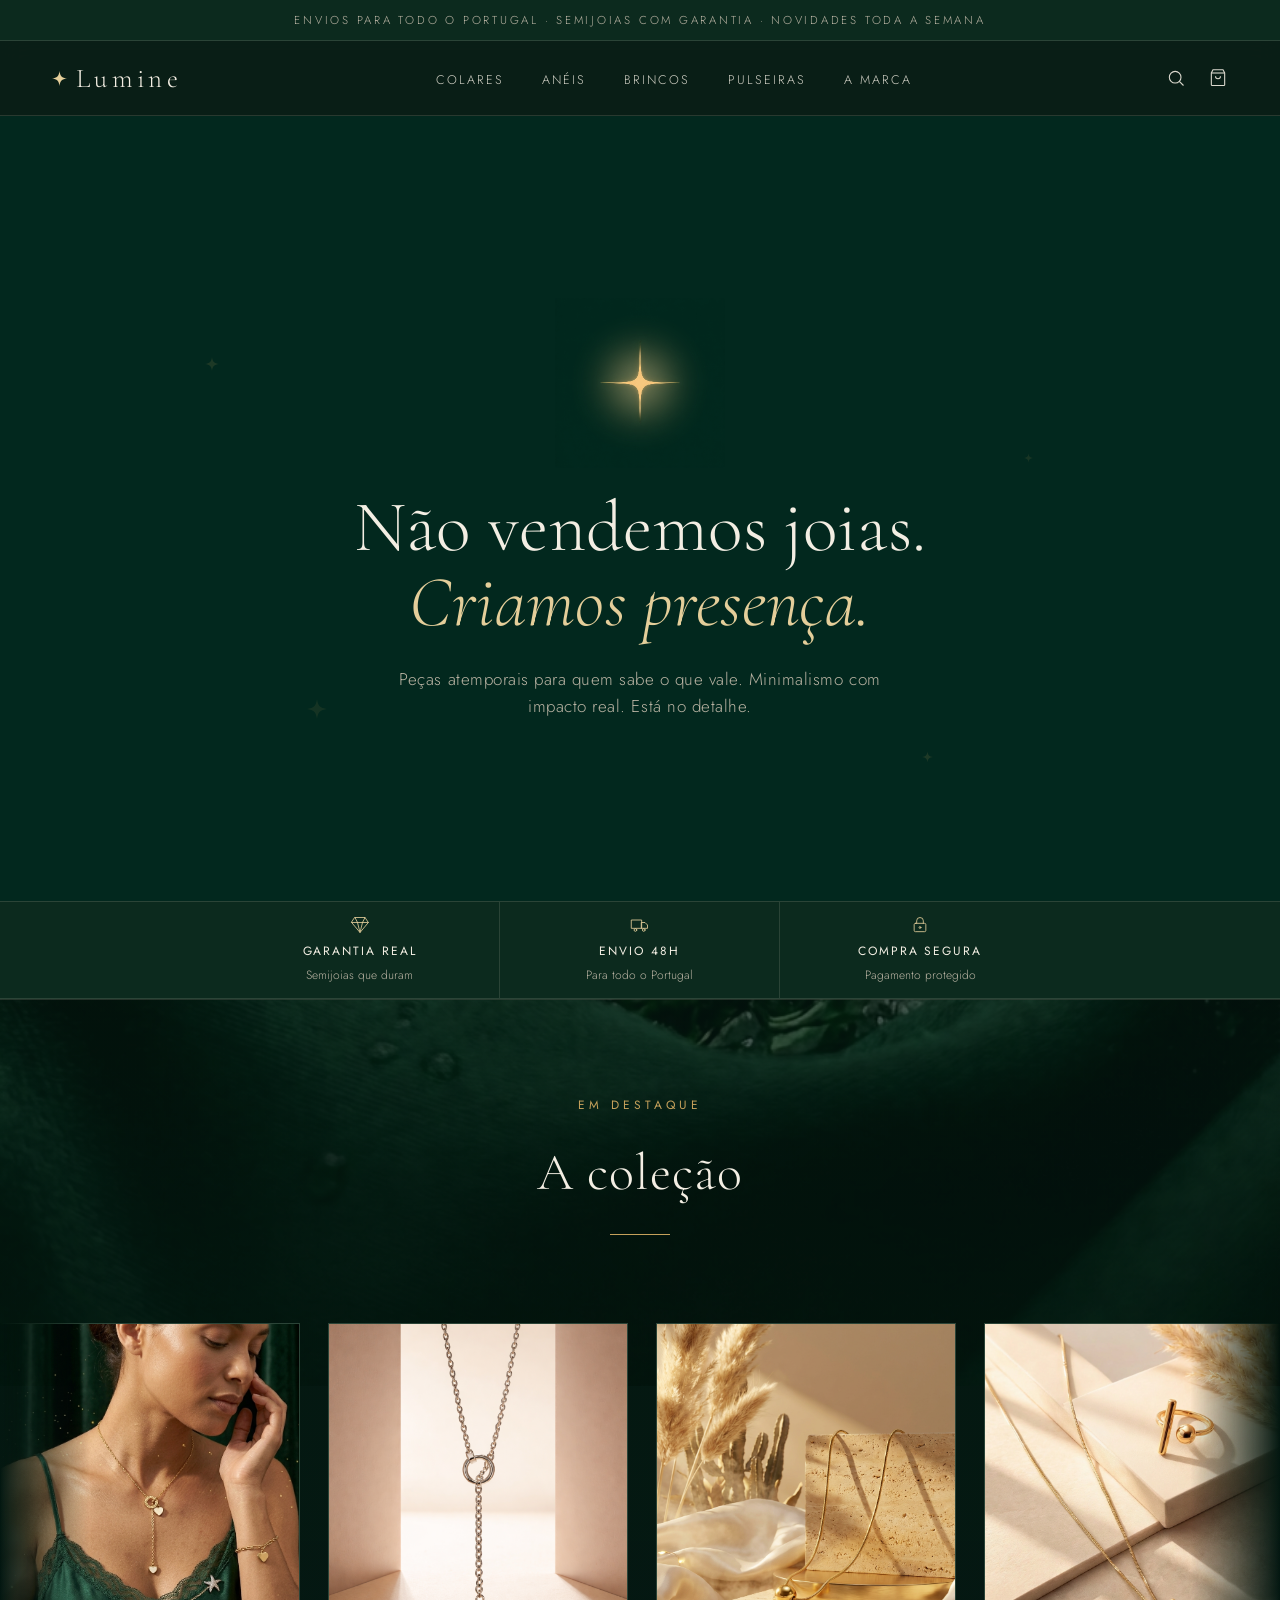
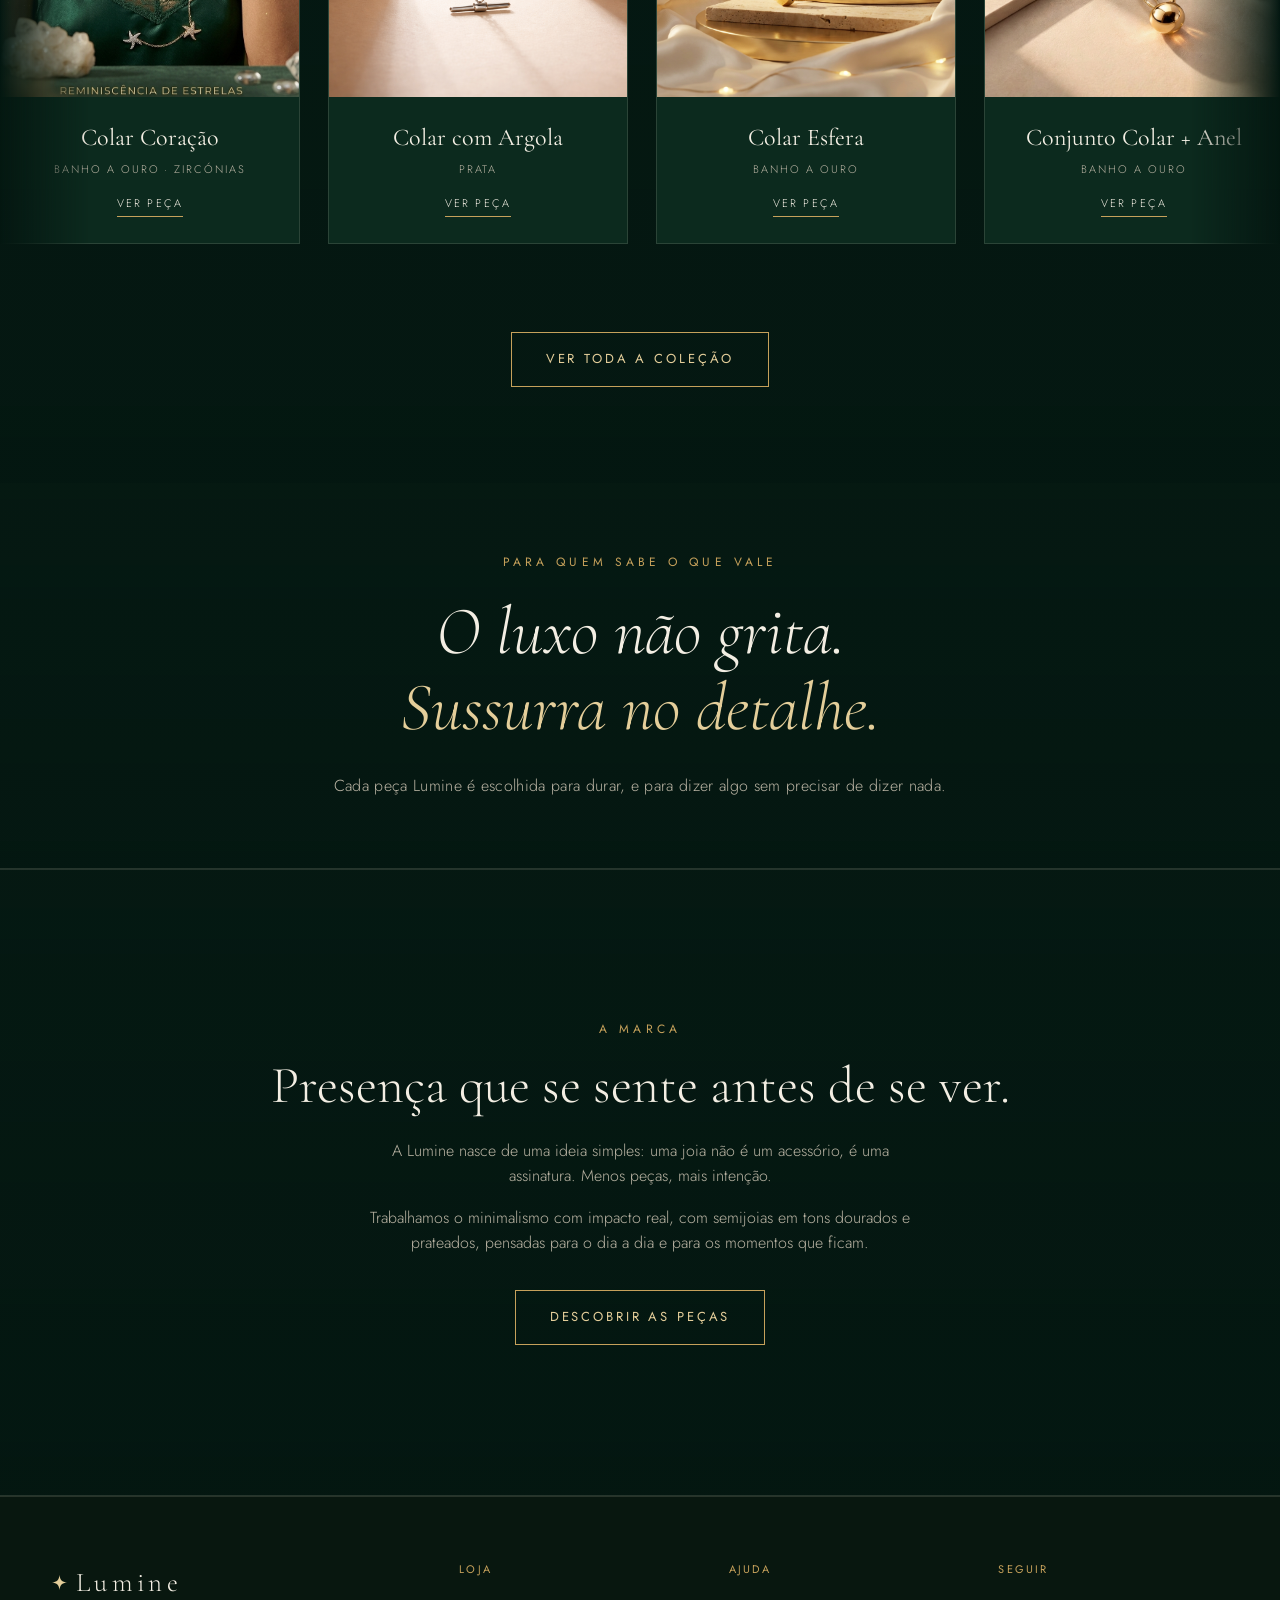
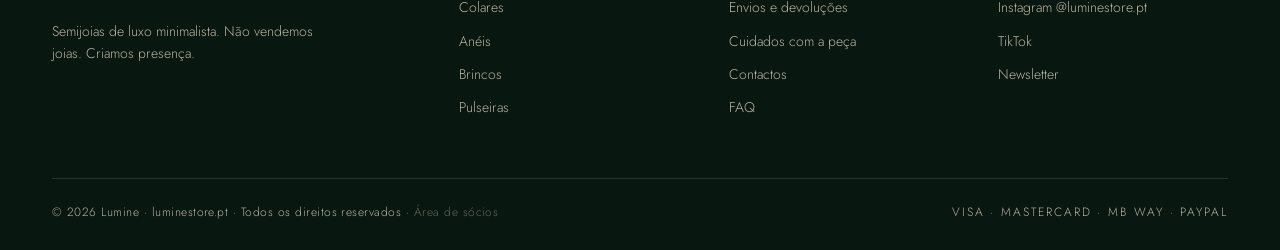
<file: index.html>
<!DOCTYPE html>
<html lang="pt-PT">
<head>
<meta charset="UTF-8" />
<meta name="viewport" content="width=device-width, initial-scale=1.0" />
<title>Lumine · Semijoias · Criamos presença</title>
<meta name="description" content="Lumine, semijoias de luxo minimalista. Não vendemos joias. Criamos presença. Para quem sabe o que vale." />
<link rel="preconnect" href="https://fonts.googleapis.com">
<link rel="preconnect" href="https://fonts.gstatic.com" crossorigin>
<link href="https://fonts.googleapis.com/css2?family=Cormorant+Garamond:wght@300;400;500;600&family=Jost:wght@300;400;500;600&display=swap" rel="stylesheet">
<link rel="stylesheet" href="styles.css">
</head>
<body>

<!-- SVG defs: estrela de 4 pontas da marca -->
<svg width="0" height="0" style="position:absolute"><defs>
  <symbol id="star" viewBox="0 0 100 100"><path d="M50 0 C54 34 66 46 100 50 C66 54 54 66 50 100 C46 66 34 54 0 50 C34 46 46 34 50 0 Z"/></symbol>
  <symbol id="medal" viewBox="0 0 100 100"><path d="M50 6 L61 38 L95 38 L67 58 L78 92 L50 71 L22 92 L33 58 L5 38 L39 38 Z"/></symbol>
</defs></svg>

<div class="announce">Envios para todo o Portugal · Semijoias com garantia · Novidades toda a semana</div>

<header>
  <div class="wrap nav">
    <a href="index.html" class="brand"><svg class="star"><use href="#star"/></svg>Lumine</a>
    <ul class="nav-links">
      <li><a href="colares.html">Colares</a></li>
      <li><a href="aneis.html">Anéis</a></li>
      <li><a href="brincos.html">Brincos</a></li>
      <li><a href="pulseiras.html">Pulseiras</a></li>
      <li><a href="index.html#sobre">A Marca</a></li>
    </ul>
    <div class="nav-icons">
      <svg viewBox="0 0 24 24"><circle cx="11" cy="11" r="7"/><line x1="16" y1="16" x2="21" y2="21"/></svg>
      <a href="carrinho.html" class="cart-link" aria-label="Cesto">
        <svg viewBox="0 0 24 24"><path d="M6 2 L4 6 V20 a1 1 0 0 0 1 1 H19 a1 1 0 0 0 1 -1 V6 L18 2 Z"/><line x1="4" y1="6" x2="20" y2="6"/><path d="M9 10 a3 3 0 0 0 6 0"/></svg>
        <span class="cart-count">0</span>
      </a>
      <button class="menu-toggle" aria-label="Abrir menu" aria-expanded="false"><svg viewBox="0 0 24 24"><line x1="3" y1="6" x2="21" y2="6"/><line x1="3" y1="12" x2="21" y2="12"/><line x1="3" y1="18" x2="21" y2="18"/></svg></button>
    </div>
  </div>
</header>

<!-- ===== HERO ===== -->
<section class="hero">
  <div class="star-bg">
    <svg class="s1"><use href="#star"/></svg>
    <svg class="s2"><use href="#star"/></svg>
    <svg class="s3"><use href="#star"/></svg>
    <svg class="s4"><use href="#star"/></svg>
    <svg class="s5"><use href="#star"/></svg>
  </div>
  <div class="hero-content">
    <span class="hero-star"><img src="img/estrela.png" alt="Lumine" /></span>
    <h1>Não vendemos joias.<br><em>Criamos presença.</em></h1>
    <p>Peças atemporais para quem sabe o que vale. Minimalismo com impacto real. Está no detalhe.</p>
  </div>
</section>

<!-- ===== VALUES ===== -->
<section class="values">
  <div class="wrap">
    <div class="values-grid">
      <div class="value">
        <svg viewBox="0 0 24 24"><path d="M6 3 H18 L22 9 L12 21 L2 9 Z"/><path d="M2 9 H22"/><path d="M9 9 L12 21 L15 9"/><path d="M6 3 L9 9 M18 3 L15 9"/></svg>
        <h4>Garantia real</h4><span>Semijoias que duram</span>
      </div>
      <div class="value">
        <svg viewBox="0 0 24 24"><path d="M2 6 H14 V16 H2 Z"/><path d="M14 9 H18 L21 12 V16 H14 Z"/><circle cx="6.5" cy="18" r="1.6"/><circle cx="16.5" cy="18" r="1.6"/></svg>
        <h4>Envio 48H</h4><span>Para todo o Portugal</span>
      </div>
      <div class="value">
        <svg viewBox="0 0 24 24"><rect x="5" y="10" width="14" height="10" rx="1.5"/><path d="M8 10 V7 a4 4 0 0 1 8 0 V10"/><circle cx="12" cy="15" r="1.1"/></svg>
        <h4>Compra segura</h4><span>Pagamento protegido</span>
      </div>
    </div>
  </div>
</section>

<!-- ===== COLEÇÃO ===== -->
<section class="section" id="colecao">
  <div class="wrap">
    <div class="sec-head">
      <span class="eyebrow">Em destaque</span>
      <h2>A coleção</h2>
      <div class="rule"></div>
    </div>
  </div>
  <div class="carousel">
    <div class="carousel-track" id="product-track"><!-- cards injetados via JS --></div>
  </div>
  <div class="wrap">
    <div class="center-cta"><a href="colares.html" class="btn">Ver toda a coleção</a></div>
  </div>
</section>

<!-- ===== EDITORIAL ===== -->
<section class="editorial">
  <div class="wrap">
    <span class="eyebrow">Para quem sabe o que vale</span>
    <h2>O luxo não grita.<br><span>Sussurra no detalhe.</span></h2>
    <p>Cada peça Lumine é escolhida para durar, e para dizer algo sem precisar de dizer nada.</p>
  </div>
</section>

<!-- ===== STORY ===== -->
<section class="section" id="sobre">
  <div class="wrap">
    <span class="eyebrow">A marca</span>
    <h2>Presença que se sente antes de se ver.</h2>
    <p>A Lumine nasce de uma ideia simples: uma joia não é um acessório, é uma assinatura. Menos peças, mais intenção.</p>
    <p>Trabalhamos o minimalismo com impacto real, com semijoias em tons dourados e prateados, pensadas para o dia a dia e para os momentos que ficam.</p>
    <a href="colares.html" class="btn">Descobrir as peças</a>
  </div>
</section>

<!-- ===== NEWSLETTER (removida temporariamente — descomentar para reativar) =====
<section class="news">
  <div class="wrap">
    <span class="eyebrow">Junte-se à Lumine</span>
    <h2>O detalhe começa aqui.</h2>
    <p>Receba lançamentos e ofertas exclusivas antes de todos. Sem ruído, só o essencial.</p>
    <form onsubmit="return false;">
      <input type="email" placeholder="O seu e-mail" required />
      <button class="btn btn-solid" type="submit">Subscrever</button>
    </form>
  </div>
</section>
-->

<!-- ===== FOOTER ===== -->
<footer>
  <div class="wrap">
    <div class="foot-grid">
      <div class="foot-brand">
        <a href="index.html" class="brand"><svg class="star"><use href="#star"/></svg>Lumine</a>
        <p>Semijoias de luxo minimalista. Não vendemos joias. Criamos presença.</p>
      </div>
      <div class="foot-col">
        <h5>Loja</h5>
        <a href="colares.html">Colares</a><a href="aneis.html">Anéis</a><a href="brincos.html">Brincos</a><a href="pulseiras.html">Pulseiras</a>
      </div>
      <div class="foot-col">
        <h5>Ajuda</h5>
        <a href="#">Envios e devoluções</a><a href="#">Cuidados com a peça</a><a href="#">Contactos</a><a href="#">FAQ</a>
      </div>
      <div class="foot-col">
        <h5>Seguir</h5>
        <a href="https://instagram.com/luminestore.pt" target="_blank">Instagram @luminestore.pt</a>
        <a href="#">TikTok</a><a href="#">Newsletter</a>
      </div>
    </div>
    <div class="foot-bottom">
      <span>© 2026 Lumine · luminestore.pt · Todos os direitos reservados · <a href="admin.html" style="opacity:.5">Área de sócios</a></span>
      <span class="pay">Visa · Mastercard · MB Way · PayPal</span>
    </div>
  </div>
</footer>

<script src="catalogo.js"></script>
<script src="carrinho.js"></script>
<script>
  // Peças em destaque, lidas do catálogo partilhado (o painel altera → aparece aqui).
  const produtos = LumineCatalogo.all();
  const card = p=>{
    const img = (p.imgs && p.imgs[0]) || 'img/logo-lumine.png';
    return `
    <article class="card" data-id="${p.id}">
      <div class="product-media" style="background-image:url('${img}');background-position:${p.pos||'center'};"></div>
      <div class="card-body">
        <h3>${p.nome}</h3>
        <div class="mat">${p.mat||''}</div>
        <span class="add">Ver peça</span>
      </div>
    </article>`;
  };
  const track = document.getElementById('product-track');
  // duplica a lista pra o loop do carrossel ser contínuo (translateX -50%)
  track.innerHTML = produtos.map(card).join('') + produtos.map(card).join('');
</script>
<script src="product-modal.js"></script>
</body>
</html>
</file>
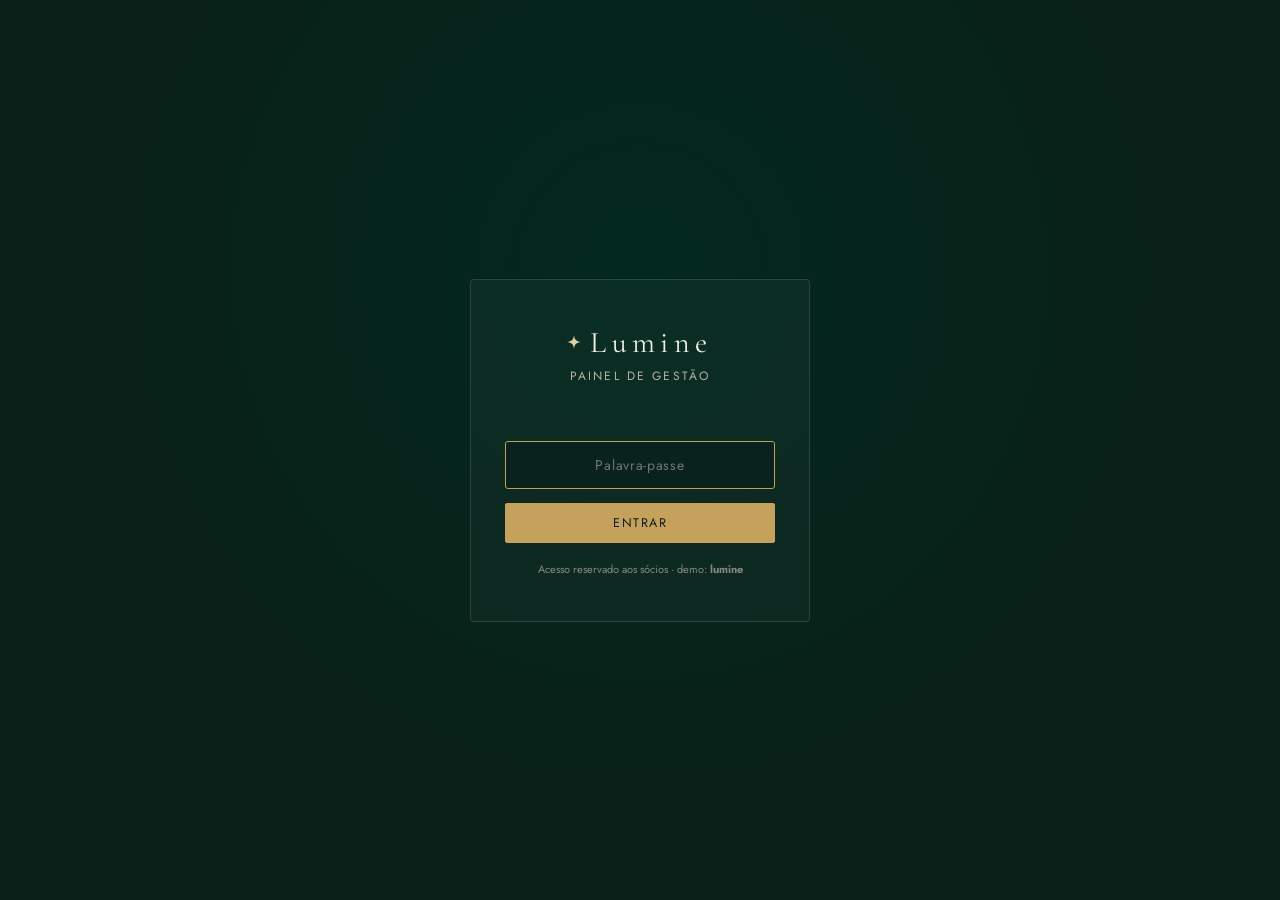
<file: admin.html>
<!DOCTYPE html>
<html lang="pt-PT">
<head>
<meta charset="UTF-8" />
<meta name="viewport" content="width=device-width, initial-scale=1.0" />
<title>Painel · Lumine</title>
<meta name="robots" content="noindex,nofollow" />
<link rel="preconnect" href="https://fonts.googleapis.com">
<link rel="preconnect" href="https://fonts.gstatic.com" crossorigin>
<link href="https://fonts.googleapis.com/css2?family=Cormorant+Garamond:wght@300;400;500;600&family=Jost:wght@300;400;500;600&display=swap" rel="stylesheet">
<style>
  :root{
    --green-900:#0A1F17; --hero-green:#02281E; --green-800:#0C2A1E; --green-700:#123A28;
    --gold:#C6A15B; --gold-light:#E4CE9A; --cream:#F3EEE3; --cream-dim:#B9B3A3;
    --line:rgba(230,222,205,0.14); --panel:rgba(255,255,255,0.03);
    --ok:#6FCF97; --warn:#E4B95B; --danger:#E27B7B;
  }
  *{box-sizing:border-box;margin:0;padding:0;}
  body{font-family:'Jost',sans-serif;background:var(--green-900);color:var(--cream);
    min-height:100vh;-webkit-font-smoothing:antialiased;}
  h1,h2,h3,.serif{font-family:'Cormorant Garamond',serif;font-weight:500;letter-spacing:.01em;}
  a{color:inherit;text-decoration:none;}
  .star{width:14px;height:14px;fill:var(--gold-light);}
  button{font-family:inherit;cursor:pointer;border:none;background:none;color:inherit;}
  input,select{font-family:inherit;}
  .btn{display:inline-flex;align-items:center;gap:7px;padding:10px 18px;border:1px solid var(--gold);
    color:var(--gold-light);background:transparent;font-size:12.5px;letter-spacing:.12em;
    text-transform:uppercase;transition:.28s ease;border-radius:2px;}
  .btn:hover{background:var(--gold);color:var(--green-900);}
  .btn-solid{background:var(--gold);color:var(--green-900);border-color:var(--gold);}
  .btn-solid:hover{background:var(--gold-light);border-color:var(--gold-light);}
  .btn-ghost{border-color:var(--line);color:var(--cream-dim);}
  .btn-ghost:hover{border-color:var(--cream-dim);background:transparent;color:var(--cream);}
  .btn-sm{padding:6px 12px;font-size:11px;letter-spacing:.08em;}
  .pill{display:inline-flex;align-items:center;gap:6px;padding:4px 11px;border-radius:20px;
    font-size:11px;letter-spacing:.06em;text-transform:uppercase;}
  .pill.aguardando{background:rgba(226,155,91,.16);color:#E6A566;}
  .pill.novo{background:rgba(111,207,151,.14);color:var(--ok);}
  .pill.curso{background:rgba(228,185,91,.14);color:var(--warn);}
  .pill.enviado{background:rgba(201,204,209,.12);color:var(--silver,#C9CCD1);}
  /* detalhes de envio (expansível) dentro do pedido */
  .order-details{margin:2px 0 12px;}
  .order-details summary{cursor:pointer;list-style:none;font-size:11px;letter-spacing:.1em;text-transform:uppercase;
    color:var(--gold-light);padding:9px 0;display:flex;align-items:center;gap:8px;}
  .order-details summary::-webkit-details-marker{display:none;}
  .order-details summary::before{content:'▸';color:var(--cream-dim);transition:transform .2s;}
  .order-details[open] summary::before{transform:rotate(90deg);}
  .od-body{display:grid;gap:9px;padding:6px 0 12px;}
  .od-body > div{display:grid;grid-template-columns:118px 1fr;gap:10px;font-size:13px;color:var(--cream);}
  .od-body .k{color:var(--cream-dim);font-size:10.5px;letter-spacing:.1em;text-transform:uppercase;padding-top:2px;}
  .od-body .copy{margin-left:8px;font-size:10px;letter-spacing:.06em;color:var(--gold-light);cursor:pointer;opacity:.7;}
  .od-body .copy:hover{opacity:1;}

  /* ===== LOGIN ===== */
  #login{position:fixed;inset:0;z-index:100;display:flex;align-items:center;justify-content:center;
    background:radial-gradient(circle at 50% 30%,var(--hero-green),var(--green-900) 70%);}
  .login-card{width:340px;max-width:90vw;text-align:center;padding:44px 34px;
    border:1px solid var(--line);background:var(--panel);border-radius:4px;}
  .login-card .brand{font-family:'Cormorant Garamond',serif;font-size:30px;letter-spacing:.18em;
    display:inline-flex;align-items:center;gap:9px;margin-bottom:6px;}
  .login-card .sub{color:var(--cream-dim);font-size:12px;letter-spacing:.18em;text-transform:uppercase;margin-bottom:28px;}
  .login-card input{width:100%;padding:13px 15px;background:rgba(0,0,0,.2);border:1px solid var(--line);
    color:var(--cream);border-radius:3px;font-size:14px;letter-spacing:.05em;margin-bottom:14px;text-align:center;}
  .login-card input:focus{outline:none;border-color:var(--gold);}
  .login-card .btn{width:100%;justify-content:center;}
  .login-hint{margin-top:18px;font-size:11px;color:var(--cream-dim);opacity:.7;}
  .login-err{color:var(--danger);font-size:12px;margin-bottom:12px;min-height:16px;letter-spacing:.03em;}

  /* ===== LAYOUT ===== */
  #app{display:none;min-height:100vh;grid-template-columns:230px 1fr;}
  aside{background:var(--green-800);border-right:1px solid var(--line);padding:26px 18px;
    display:flex;flex-direction:column;position:sticky;top:0;height:100vh;}
  aside .brand{font-family:'Cormorant Garamond',serif;font-size:25px;letter-spacing:.16em;
    display:inline-flex;align-items:center;gap:9px;padding:0 8px 22px;border-bottom:1px solid var(--line);margin-bottom:18px;}
  nav.side{display:flex;flex-direction:column;gap:3px;flex:1;}
  nav.side button{display:flex;align-items:center;gap:12px;padding:12px 14px;border-radius:3px;
    color:var(--cream-dim);font-size:13px;letter-spacing:.06em;text-align:left;transition:.2s;width:100%;}
  nav.side button:hover{color:var(--cream);background:rgba(255,255,255,.03);}
  nav.side button.active{color:var(--gold-light);background:rgba(198,161,91,.1);}
  nav.side button svg{width:18px;height:18px;stroke:currentColor;fill:none;stroke-width:1.4;flex-shrink:0;}
  nav.side .badge{margin-left:auto;background:var(--gold);color:var(--green-900);font-size:10px;
    font-weight:600;min-width:18px;height:18px;border-radius:9px;display:flex;align-items:center;justify-content:center;padding:0 5px;}
  aside .logout{color:var(--cream-dim);font-size:12px;letter-spacing:.08em;padding:12px 14px;text-align:left;
    border-top:1px solid var(--line);margin-top:12px;}
  aside .logout:hover{color:var(--danger);}

  main{padding:34px 40px 60px;overflow-x:hidden;}
  .topbar{display:flex;align-items:flex-end;justify-content:space-between;margin-bottom:30px;gap:20px;flex-wrap:wrap;}
  .topbar h1{font-size:34px;}
  .topbar .eyebrow{color:var(--gold);font-size:11px;letter-spacing:.22em;text-transform:uppercase;display:block;margin-bottom:4px;}

  .view{display:none;}
  .view.active{display:block;animation:fade .35s ease;}
  @keyframes fade{from{opacity:0;transform:translateY(6px);}to{opacity:1;transform:none;}}

  /* ===== CARDS / KPIs ===== */
  .kpis{display:grid;grid-template-columns:repeat(4,1fr);gap:16px;margin-bottom:34px;}
  .kpi{border:1px solid var(--line);background:var(--panel);border-radius:4px;padding:20px 22px;}
  .kpi .label{font-size:11px;letter-spacing:.14em;text-transform:uppercase;color:var(--cream-dim);margin-bottom:10px;}
  .kpi .num{font-family:'Cormorant Garamond',serif;font-size:38px;line-height:1;color:var(--gold-light);}
  .kpi .num small{font-size:18px;color:var(--cream-dim);}
  .kpi .foot{font-size:12px;color:var(--cream-dim);margin-top:8px;}

  .panel{border:1px solid var(--line);background:var(--panel);border-radius:4px;overflow:hidden;}
  .panel-head{display:flex;align-items:center;justify-content:space-between;padding:16px 20px;border-bottom:1px solid var(--line);}
  .panel-head h3{font-size:19px;letter-spacing:.03em;}
  .grid-2{display:grid;grid-template-columns:1.4fr 1fr;gap:20px;}

  /* ===== TABELA PRODUTOS ===== */
  table{width:100%;border-collapse:collapse;}
  th{text-align:left;font-size:11px;letter-spacing:.12em;text-transform:uppercase;color:var(--cream-dim);
    font-weight:400;padding:12px 16px;border-bottom:1px solid var(--line);}
  td{padding:12px 16px;border-bottom:1px solid var(--line);font-size:13.5px;vertical-align:middle;}
  tr:last-child td{border-bottom:none;}
  tr:hover td{background:rgba(255,255,255,.015);}
  .p-thumb{width:44px;height:44px;border-radius:4px;object-fit:cover;background:var(--green-700);border:1px solid var(--line);}
  .p-name{display:flex;align-items:center;gap:13px;}
  .p-name strong{font-weight:400;font-size:14px;}
  .p-name .mat{font-size:11.5px;color:var(--cream-dim);}
  .cat-tag{font-size:11px;letter-spacing:.06em;color:var(--gold-light);opacity:.85;}
  .edit-field{width:82px;padding:7px 9px;background:rgba(0,0,0,.22);border:1px solid var(--line);
    color:var(--cream);border-radius:3px;font-size:13px;text-align:right;}
  .edit-field:focus{outline:none;border-color:var(--gold);}
  .stock-cell{display:flex;align-items:center;gap:8px;}
  .stepper{width:26px;height:26px;border:1px solid var(--line);border-radius:3px;display:flex;
    align-items:center;justify-content:center;font-size:15px;color:var(--cream-dim);transition:.2s;}
  .stepper:hover{border-color:var(--gold);color:var(--gold-light);}
  .stock-num{min-width:30px;text-align:center;font-size:14px;}
  .stock-low{color:var(--danger);}
  .stock-mid{color:var(--warn);}
  .icon-btn{width:30px;height:30px;border-radius:3px;display:inline-flex;align-items:center;justify-content:center;
    color:var(--cream-dim);transition:.2s;}
  .icon-btn svg{width:16px;height:16px;stroke:currentColor;fill:none;stroke-width:1.5;}
  .icon-btn:hover{color:var(--danger);background:rgba(226,123,123,.1);}

  /* ===== PEDIDOS ===== */
  .filters{display:flex;gap:8px;}
  .filters button{padding:7px 15px;border-radius:20px;font-size:12px;letter-spacing:.05em;
    color:var(--cream-dim);border:1px solid var(--line);transition:.2s;}
  .filters button:hover{color:var(--cream);}
  .filters button.active{background:var(--gold);color:var(--green-900);border-color:var(--gold);}
  .order{border:1px solid var(--line);border-radius:4px;padding:18px 20px;margin-bottom:14px;background:var(--panel);}
  .order-top{display:flex;justify-content:space-between;align-items:flex-start;gap:16px;margin-bottom:12px;}
  .order-top .who strong{font-size:15px;font-weight:500;}
  .order-top .who .meta{font-size:12px;color:var(--cream-dim);margin-top:3px;}
  .order-id{font-size:11px;letter-spacing:.1em;color:var(--cream-dim);}
  .order-items{font-size:13px;color:var(--cream-dim);line-height:1.7;border-top:1px dashed var(--line);
    border-bottom:1px dashed var(--line);padding:11px 0;margin-bottom:13px;}
  .order-foot{display:flex;justify-content:space-between;align-items:center;gap:14px;flex-wrap:wrap;}
  .order-total{font-family:'Cormorant Garamond',serif;font-size:22px;color:var(--gold-light);}
  .order-actions{display:flex;gap:8px;}
  .empty{text-align:center;padding:60px 20px;color:var(--cream-dim);}
  .empty .serif{font-size:24px;color:var(--cream);display:block;margin-bottom:8px;}

  /* ===== MODAL ===== */
  .modal-bg{position:fixed;inset:0;z-index:80;background:rgba(3,12,8,.72);backdrop-filter:blur(4px);
    display:none;align-items:center;justify-content:center;padding:20px;}
  .modal-bg.open{display:flex;}
  .modal{width:460px;max-width:100%;max-height:90vh;overflow-y:auto;background:var(--green-800);
    border:1px solid var(--line);border-radius:5px;padding:30px;}
  .modal h3{font-size:24px;margin-bottom:22px;}
  .field{margin-bottom:16px;}
  .field label{display:block;font-size:11px;letter-spacing:.12em;text-transform:uppercase;color:var(--cream-dim);margin-bottom:7px;}
  .field input,.field select,.field textarea{width:100%;padding:11px 13px;background:rgba(0,0,0,.22);
    border:1px solid var(--line);color:var(--cream);border-radius:3px;font-size:14px;}
  .field input:focus,.field select:focus,.field textarea:focus{outline:none;border-color:var(--gold);}
  .field textarea{resize:vertical;min-height:70px;}
  .field-row{display:grid;grid-template-columns:1fr 1fr;gap:14px;}
  .modal-actions{display:flex;gap:10px;justify-content:flex-end;margin-top:26px;}

  .toast{position:fixed;bottom:26px;left:50%;transform:translateX(-50%) translateY(80px);
    background:var(--gold);color:var(--green-900);padding:13px 26px;border-radius:3px;font-size:13px;
    letter-spacing:.05em;z-index:120;transition:.4s cubic-bezier(.2,.8,.2,1);opacity:0;box-shadow:0 10px 30px rgba(0,0,0,.4);}
  .toast.show{transform:translateX(-50%) translateY(0);opacity:1;}

  .foot-note{margin-top:30px;font-size:11.5px;color:var(--cream-dim);opacity:.6;text-align:center;letter-spacing:.04em;}
  .foot-note a{color:var(--gold-light);}

  /* editor: galeria + uploads */
  .gallery-edit{display:flex;flex-wrap:wrap;gap:9px;margin-bottom:11px;}
  .gallery-edit .g-thumb{position:relative;width:62px;height:62px;border-radius:4px;background-size:cover;
    background-position:center;border:1px solid var(--line);}
  .gallery-edit .g-thumb.cover{border-color:var(--gold);box-shadow:0 0 0 1px var(--gold);}
  .gallery-edit .g-thumb .rm{position:absolute;top:-7px;right:-7px;width:20px;height:20px;border-radius:50%;
    background:var(--danger);color:#fff;font-size:14px;line-height:18px;text-align:center;cursor:pointer;
    border:2px solid var(--green-800);}
  .gallery-edit .g-thumb .cover-tag{position:absolute;bottom:0;left:0;right:0;background:var(--gold);
    color:var(--green-900);font-size:8px;text-align:center;letter-spacing:.06em;text-transform:uppercase;padding:1px 0;}
  .gallery-edit .empty-g{font-size:12.5px;color:var(--cream-dim);padding:6px 0;}
  .upload-btn{display:inline-flex;align-items:center;gap:6px;padding:9px 15px;border:1px dashed var(--gold);
    color:var(--gold-light);font-size:12px;letter-spacing:.06em;border-radius:3px;cursor:pointer;transition:.2s;}
  .upload-btn:hover{background:rgba(198,161,91,.1);}
  #f-video-wrap video{width:100%;border-radius:4px;margin-bottom:8px;max-height:190px;background:#000;object-fit:cover;}
  #f-video-wrap .vid-clear{font-size:12px;color:var(--danger);cursor:pointer;margin-bottom:8px;display:inline-block;}

  @media(max-width:860px){
    #app{grid-template-columns:1fr;}
    aside{position:relative;height:auto;flex-direction:row;flex-wrap:wrap;align-items:center;padding:14px;}
    aside .brand{border:none;padding:0 10px 0 4px;margin:0;}
    nav.side{flex-direction:row;flex-wrap:wrap;flex:1;justify-content:flex-end;gap:2px;}
    nav.side button{padding:8px 10px;}
    nav.side button span.txt{display:none;}
    aside .logout{border:none;margin:0;}
    main{padding:22px 18px 50px;}
    .kpis{grid-template-columns:repeat(2,1fr);}
    .grid-2{grid-template-columns:1fr;}
    .topbar h1{font-size:26px;}
    .hide-sm{display:none;}
  }
</style>
</head>
<body>

<svg width="0" height="0" style="position:absolute"><defs>
  <symbol id="star" viewBox="0 0 100 100"><path d="M50 0 C54 34 66 46 100 50 C66 54 54 66 50 100 C46 66 34 54 0 50 C34 46 46 34 50 0 Z"/></symbol>
</defs></svg>

<!-- ===== LOGIN ===== -->
<div id="login">
  <div class="login-card">
    <div class="brand"><svg class="star"><use href="#star"/></svg>Lumine</div>
    <div class="sub">Painel de Gestão</div>
    <div class="login-err" id="loginErr"></div>
    <input type="password" id="pass" placeholder="Palavra-passe" autocomplete="off" />
    <button class="btn btn-solid" onclick="doLogin()">Entrar</button>
    <div class="login-hint">Acesso reservado aos sócios · demo: <strong>lumine</strong></div>
  </div>
</div>

<!-- ===== APP ===== -->
<div id="app">
  <aside>
    <div class="brand"><svg class="star"><use href="#star"/></svg>Lumine</div>
    <nav class="side">
      <button data-view="resumo" class="active" onclick="go('resumo')">
        <svg viewBox="0 0 24 24"><rect x="3" y="3" width="7" height="9"/><rect x="14" y="3" width="7" height="5"/><rect x="14" y="12" width="7" height="9"/><rect x="3" y="16" width="7" height="5"/></svg>
        <span class="txt">Resumo</span>
      </button>
      <button data-view="pedidos" onclick="go('pedidos')">
        <svg viewBox="0 0 24 24"><path d="M6 2 L4 6 V20 a1 1 0 0 0 1 1 H19 a1 1 0 0 0 1 -1 V6 L18 2 Z"/><line x1="4" y1="6" x2="20" y2="6"/><path d="M9 10 a3 3 0 0 0 6 0"/></svg>
        <span class="txt">Pedidos</span>
        <span class="badge" id="badgeNovos" style="display:none">0</span>
      </button>
      <button data-view="produtos" onclick="go('produtos')">
        <svg viewBox="0 0 24 24"><path d="M12 2 L3 7 V17 L12 22 L21 17 V7 Z"/><path d="M3 7 L12 12 L21 7"/><line x1="12" y1="12" x2="12" y2="22"/></svg>
        <span class="txt">Produtos</span>
      </button>
      <button data-view="stock" onclick="go('stock')">
        <svg viewBox="0 0 24 24"><path d="M3 9 L12 4 L21 9 V19 a1 1 0 0 1 -1 1 H4 a1 1 0 0 1 -1 -1 Z"/><line x1="3" y1="9" x2="21" y2="9"/><line x1="9" y1="20" x2="9" y2="9"/></svg>
        <span class="txt">Stock</span>
        <span class="badge" id="badgeStock" style="display:none;background:var(--danger);color:#fff">0</span>
      </button>
    </nav>
    <button class="logout" onclick="logout()">Terminar sessão</button>
  </aside>

  <main>
    <!-- RESUMO -->
    <section class="view active" id="view-resumo">
      <div class="topbar">
        <div><span class="eyebrow">Visão geral</span><h1>Bom dia, Lumine</h1></div>
        <button class="btn btn-ghost btn-sm" onclick="resetDemo()">Repor dados demo</button>
      </div>
      <div class="kpis" id="kpis"></div>
      <div class="grid-2">
        <div class="panel">
          <div class="panel-head"><h3>Pedidos recentes</h3><button class="btn btn-ghost btn-sm" onclick="go('pedidos')">Ver todos</button></div>
          <div id="recentOrders"></div>
        </div>
        <div class="panel">
          <div class="panel-head"><h3>Stock baixo</h3><button class="btn btn-ghost btn-sm" onclick="go('stock')">Gerir</button></div>
          <div id="lowStock"></div>
        </div>
      </div>
      <div class="foot-note">Painel de demonstração · dados guardados neste dispositivo · <a href="index.html">ver a loja</a></div>
    </section>

    <!-- PEDIDOS -->
    <section class="view" id="view-pedidos">
      <div class="topbar">
        <div><span class="eyebrow">Encomendas</span><h1>Pedidos</h1></div>
      </div>
      <div class="filters" id="orderFilters" style="margin-bottom:22px;">
        <button data-f="todos" class="active" onclick="filterOrders('todos')">Todos</button>
        <button data-f="aguardando" onclick="filterOrders('aguardando')">Aguardando</button>
        <button data-f="novo" onclick="filterOrders('novo')">A preparar</button>
        <button data-f="curso" onclick="filterOrders('curso')">Em curso</button>
        <button data-f="enviado" onclick="filterOrders('enviado')">Enviados</button>
      </div>
      <div id="ordersList"></div>
    </section>

    <!-- PRODUTOS -->
    <section class="view" id="view-produtos">
      <div class="topbar">
        <div><span class="eyebrow">Catálogo</span><h1>Produtos</h1></div>
        <button class="btn btn-solid" onclick="openProduct()">+ Adicionar produto</button>
      </div>
      <div class="panel">
        <table>
          <thead><tr>
            <th>Peça</th><th class="hide-sm">Categoria</th><th style="text-align:right">Preço</th>
            <th style="text-align:center">Stock</th><th></th>
          </tr></thead>
          <tbody id="productsBody"></tbody>
        </table>
      </div>
      <div class="foot-note">Editar o preço aqui atualiza o valor. Usa o <strong>+</strong>/<strong>−</strong> para ajustar stock.</div>
    </section>

    <!-- STOCK -->
    <section class="view" id="view-stock">
      <div class="topbar">
        <div><span class="eyebrow">Inventário</span><h1>Controlo de Stock</h1></div>
      </div>
      <div class="kpis" id="stockKpis" style="grid-template-columns:repeat(3,1fr)"></div>
      <div class="panel">
        <div class="panel-head"><h3>Todas as peças</h3><span style="font-size:12px;color:var(--cream-dim)">ordenado por menor stock</span></div>
        <table>
          <thead><tr><th>Peça</th><th class="hide-sm">Categoria</th><th style="text-align:center">Estado</th><th style="text-align:center">Unidades</th></tr></thead>
          <tbody id="stockBody"></tbody>
        </table>
      </div>
    </section>
  </main>
</div>

<!-- ===== MODAL PRODUTO ===== -->
<div class="modal-bg" id="productModal">
  <div class="modal">
    <h3 id="modalTitle">Adicionar produto</h3>
    <input type="hidden" id="f-id" />
    <div class="field"><label>Nome da peça</label><input id="f-nome" placeholder="Ex: Colar Esfera" /></div>
    <div class="field-row">
      <div class="field"><label>Categoria</label>
        <select id="f-cat"><option>Colares</option><option>Anéis</option><option>Brincos</option><option>Pulseiras</option></select>
      </div>
      <div class="field"><label>Material</label><input id="f-mat" placeholder="Banho a ouro" /></div>
    </div>
    <div class="field-row">
      <div class="field"><label>Preço (€)</label><input id="f-price" type="number" min="0" step="1" placeholder="29" /></div>
      <div class="field"><label>Stock inicial</label><input id="f-stock" type="number" min="0" step="1" placeholder="10" /></div>
    </div>
    <div class="field"><label>Descrição</label><textarea id="f-desc" placeholder="Texto que aparece na página do produto…"></textarea></div>
    <div class="field">
      <label>Fotos <span style="text-transform:none;letter-spacing:0;opacity:.55">· a 1ª é a capa</span></label>
      <div class="gallery-edit" id="f-gallery"></div>
      <label class="upload-btn" for="f-photos">＋ Adicionar fotos</label>
      <input type="file" id="f-photos" accept="image/*" multiple hidden>
    </div>
    <div class="field">
      <label>Vídeo <span style="text-transform:none;letter-spacing:0;opacity:.55">· opcional</span></label>
      <div id="f-video-wrap"></div>
      <div style="display:flex;gap:8px;align-items:center">
        <input id="f-video" placeholder="Cola um link (.mp4) ou carrega →" oninput="editVideo=this.value;renderVideoTag()">
        <label class="upload-btn" for="f-videofile" style="white-space:nowrap">Carregar</label>
        <input type="file" id="f-videofile" accept="video/*" hidden>
      </div>
    </div>
    <div class="modal-actions">
      <button class="btn btn-ghost" onclick="closeProduct()">Cancelar</button>
      <button class="btn btn-solid" onclick="saveProduct()">Guardar</button>
    </div>
  </div>
</div>

<div class="toast" id="toast"></div>

<script src="catalogo.js"></script>
<script>
/* ============ DADOS / ARMAZENAMENTO ============ */
const PASS = 'lumine';
const KEY_O = 'lumine_admin_pedidos';
const LOW = 4; // limite de stock baixo
// Os produtos vivem no catálogo partilhado (catalogo.js) — o que se altera
// aqui aparece automaticamente no site (mesmo navegador).

const SEED_PEDIDOS = [
  {id:'LUM-1042', cliente:'Mariana Costa', contacto:'Lisboa · Multibanco', data:'Hoje, 09:14', estado:'aguardando',
    itens:[{nome:'Colar Coração', qtd:1, price:34},{nome:'Brincos de Pérola', qtd:1, price:19}],
    email:'mariana.costa@gmail.com', telefone:'912 345 678', morada:'Rua das Flores, 42, 3º Dto, 1200-192 Lisboa', entidade:'21832', ref:'482 173 906'},
  {id:'LUM-1041', cliente:'Sofia Marques', contacto:'Porto · Multibanco', data:'Hoje, 08:02', estado:'aguardando',
    itens:[{nome:'Anel de Pérola', qtd:2, price:24}],
    email:'sofia.marques@sapo.pt', telefone:'936 210 447', morada:'Av. da Boavista, 1024, 4100-113 Porto', entidade:'21832', ref:'905 641 238'},
  {id:'LUM-1040', cliente:'Beatriz Nunes', contacto:'Braga · Multibanco', data:'Ontem, 21:37', estado:'novo',
    itens:[{nome:'Conjunto Colar + Anel', qtd:1, price:42}],
    email:'beatriz.n@gmail.com', telefone:'925 908 112', morada:'Rua do Souto, 15, 4700-328 Braga', entidade:'21832', ref:'317 220 884'},
  {id:'LUM-1039', cliente:'Inês Ferreira', contacto:'Coimbra · Multibanco', data:'Ontem, 16:20', estado:'curso',
    itens:[{nome:'Pulseira Snake', qtd:1, price:29},{nome:'Colar Esfera', qtd:1, price:27}],
    email:'ines.ferreira@hotmail.com', telefone:'917 554 320', morada:'Praça da República, 8, 2º, 3000-343 Coimbra'},
  {id:'LUM-1038', cliente:'Rita Almeida', contacto:'Faro · Multibanco', data:'Há 2 dias', estado:'enviado',
    itens:[{nome:'Brincos Gota', qtd:1, price:23}],
    email:'rita.almeida@gmail.com', telefone:'961 233 870', morada:'Rua de Santo António, 77, 8000-283 Faro'},
  {id:'LUM-1037', cliente:'Carla Pinto', contacto:'Setúbal · Multibanco', data:'Há 3 dias', estado:'enviado',
    itens:[{nome:'Anel Madrepérola', qtd:1, price:26},{nome:'Pulseira Multi-fios', qtd:1, price:32}],
    email:'carla.pinto@gmail.com', telefone:'933 087 245', morada:'Av. Luísa Todi, 210, 2900-462 Setúbal'},
  {id:'LUM-1036', cliente:'Helena Sousa', contacto:'Aveiro · Multibanco', data:'Há 4 dias', estado:'enviado',
    itens:[{nome:'Colar com Argola', qtd:1, price:29}],
    email:'helena.sousa@gmail.com', telefone:'918 442 610', morada:'Rua Direita, 33, 3800-075 Aveiro'}
];

let produtos = [], pedidos = [], orderFilter = 'todos', editImgs = [], editVideo = '';

function load(){
  produtos = LumineCatalogo.all();               // catálogo partilhado com o site
  try{ pedidos = JSON.parse(localStorage.getItem(KEY_O)) || null; }catch(e){ pedidos = null; }
  if(!pedidos){ pedidos = JSON.parse(JSON.stringify(SEED_PEDIDOS)); saveO(); }
}
function saveP(){ if(!LumineCatalogo.save(produtos)) toast('⚠ Armazenamento cheio — usa menos fotos ou um link de vídeo'); }
function saveO(){ localStorage.setItem(KEY_O, JSON.stringify(pedidos)); }
function resetDemo(){ if(confirm('Repor todos os dados de demonstração (produtos e pedidos)?')){ LumineCatalogo.reset(); localStorage.removeItem(KEY_O); load(); renderAll(); toast('Dados repostos'); } }

/* ============ LOGIN ============ */
function doLogin(){
  const v = document.getElementById('pass').value.trim();
  if(v.toLowerCase() === PASS){
    sessionStorage.setItem('lumine_auth','1');
    showApp();
  }else{
    document.getElementById('loginErr').textContent = 'Palavra-passe incorreta.';
  }
}
function logout(){ sessionStorage.removeItem('lumine_auth'); location.reload(); }
function showApp(){
  document.getElementById('login').style.display='none';
  document.getElementById('app').style.display='grid';
  load(); renderAll();
}
document.getElementById('pass').addEventListener('keydown', e=>{ if(e.key==='Enter') doLogin(); });

/* ============ NAVEGAÇÃO ============ */
function go(view){
  document.querySelectorAll('.view').forEach(v=>v.classList.remove('active'));
  document.getElementById('view-'+view).classList.add('active');
  document.querySelectorAll('nav.side button[data-view]').forEach(b=>b.classList.toggle('active', b.dataset.view===view));
  window.scrollTo(0,0);
}

/* ============ HELPERS ============ */
const eur = n => Number(n).toLocaleString('pt-PT') + ' €';
const orderTotal = o => o.itens.reduce((s,i)=>s + i.price*i.qtd, 0);
const estadoLabel = e => e==='aguardando'?'Aguardando confirmação':e==='novo'?'A preparar':e==='curso'?'Em curso':'Enviado';
function toast(msg){ const t=document.getElementById('toast'); t.textContent=msg; t.classList.add('show'); clearTimeout(t._t); t._t=setTimeout(()=>t.classList.remove('show'),2200); }
function stockClass(s){ return s<=1?'stock-low':s<=LOW?'stock-mid':''; }
function pImg(p){ return (p.imgs && p.imgs[0]) || 'img/logo-lumine.png'; }

/* ============ RENDER ============ */
function renderAll(){ renderKpis(); renderProducts(); renderOrders(); renderStock(); renderResumo(); renderBadges(); }

function renderBadges(){
  const atencao = pedidos.filter(p=>p.estado==='aguardando'||p.estado==='novo').length;
  const low = produtos.filter(p=>p.stock<=LOW).length;
  const bn=document.getElementById('badgeNovos'), bs=document.getElementById('badgeStock');
  bn.style.display = atencao?'flex':'none'; bn.textContent = atencao;
  bs.style.display = low?'flex':'none';   bs.textContent = low;
}

function renderKpis(){
  const aguardando = pedidos.filter(p=>p.estado==='aguardando').length;
  const preparar = pedidos.filter(p=>p.estado==='novo'||p.estado==='curso').length;
  const receita = pedidos.filter(p=>p.estado!=='aguardando').reduce((s,o)=>s+orderTotal(o),0);
  const low = produtos.filter(p=>p.stock<=LOW).length;
  document.getElementById('kpis').innerHTML = `
    <div class="kpi"><div class="label">Aguardando pagamento</div><div class="num" style="color:${aguardando?'#E6A566':'var(--gold-light)'}">${aguardando}</div><div class="foot">confirmar Multibanco</div></div>
    <div class="kpi"><div class="label">Em preparação</div><div class="num">${preparar}</div><div class="foot">pagos, a enviar</div></div>
    <div class="kpi"><div class="label">Receita confirmada</div><div class="num">${receita.toLocaleString('pt-PT')}<small> €</small></div><div class="foot">só pagamentos confirmados</div></div>
    <div class="kpi"><div class="label">Stock baixo</div><div class="num" style="color:${low?'var(--danger)':'var(--gold-light)'}">${low}</div><div class="foot">peças ≤ ${LOW} unid.</div></div>`;
}

function renderResumo(){
  const recent = pedidos.slice(0,4);
  document.getElementById('recentOrders').innerHTML = recent.length ? recent.map(o=>`
    <div style="display:flex;justify-content:space-between;align-items:center;padding:14px 20px;border-bottom:1px solid var(--line)">
      <div><strong style="font-weight:500">${o.cliente}</strong><div style="font-size:12px;color:var(--cream-dim);margin-top:2px">${o.id} · ${o.data}</div></div>
      <div style="text-align:right"><div class="order-total" style="font-size:18px">${eur(orderTotal(o))}</div><span class="pill ${o.estado}" style="margin-top:4px">${estadoLabel(o.estado)}</span></div>
    </div>`).join('') : '<div class="empty">Sem pedidos.</div>';

  const low = produtos.filter(p=>p.stock<=LOW).sort((a,b)=>a.stock-b.stock);
  document.getElementById('lowStock').innerHTML = low.length ? low.map(p=>`
    <div style="display:flex;justify-content:space-between;align-items:center;padding:14px 20px;border-bottom:1px solid var(--line)">
      <div class="p-name"><img class="p-thumb" src="${pImg(p)}" onerror="this.style.visibility='hidden'"><div><strong>${p.nome}</strong><div class="mat">${p.cat}</div></div></div>
      <div class="stock-num ${stockClass(p.stock)}" style="font-size:16px">${p.stock} un.</div>
    </div>`).join('') : '<div class="empty" style="padding:40px"><span class="serif">Tudo em ordem</span>Nenhuma peça em rutura.</div>';
}

function renderProducts(){
  document.getElementById('productsBody').innerHTML = produtos.map(p=>`
    <tr>
      <td><div class="p-name"><img class="p-thumb" src="${pImg(p)}" onerror="this.style.visibility='hidden'"><div><strong>${p.nome}</strong><div class="mat">${p.mat}</div></div></div></td>
      <td class="hide-sm"><span class="cat-tag">${p.cat}</span></td>
      <td style="text-align:right"><input class="edit-field" type="number" min="0" value="${p.price}" onchange="setPrice('${p.id}',this.value)"> €</td>
      <td>
        <div class="stock-cell" style="justify-content:center">
          <button class="stepper" onclick="bump('${p.id}',-1)">−</button>
          <span class="stock-num ${stockClass(p.stock)}">${p.stock}</span>
          <button class="stepper" onclick="bump('${p.id}',1)">+</button>
        </div>
      </td>
      <td style="text-align:right">
        <button class="icon-btn" title="Editar" onclick="openProduct('${p.id}')"><svg viewBox="0 0 24 24"><path d="M4 20 L4 16 L15 5 L19 9 L8 20 Z"/><line x1="13" y1="7" x2="17" y2="11"/></svg></button>
        <button class="icon-btn" title="Remover" onclick="removeProduct('${p.id}')"><svg viewBox="0 0 24 24"><path d="M5 7 H19 M9 7 V5 H15 V7 M7 7 L8 20 H16 L17 7"/></svg></button>
      </td>
    </tr>`).join('');
}

function renderStock(){
  const total = produtos.reduce((s,p)=>s+p.stock,0);
  const low = produtos.filter(p=>p.stock<=LOW).length;
  const out = produtos.filter(p=>p.stock<=0).length;
  document.getElementById('stockKpis').innerHTML = `
    <div class="kpi"><div class="label">Unidades em stock</div><div class="num">${total}</div><div class="foot">${produtos.length} referências</div></div>
    <div class="kpi"><div class="label">Stock baixo</div><div class="num" style="color:${low?'var(--warn)':'var(--gold-light)'}">${low}</div><div class="foot">≤ ${LOW} unidades</div></div>
    <div class="kpi"><div class="label">Em rutura</div><div class="num" style="color:${out?'var(--danger)':'var(--gold-light)'}">${out}</div><div class="foot">0 unidades</div></div>`;

  const sorted = [...produtos].sort((a,b)=>a.stock-b.stock);
  document.getElementById('stockBody').innerHTML = sorted.map(p=>{
    const st = p.stock<=0?'Rutura':p.stock<=LOW?'Baixo':'OK';
    const cls = p.stock<=0?'stock-low':p.stock<=LOW?'stock-mid':'';
    const pill = p.stock<=LOW?'curso':'enviado';
    return `<tr>
      <td><div class="p-name"><img class="p-thumb" src="${pImg(p)}" onerror="this.style.visibility='hidden'"><div><strong>${p.nome}</strong><div class="mat">${p.mat}</div></div></div></td>
      <td class="hide-sm"><span class="cat-tag">${p.cat}</span></td>
      <td style="text-align:center"><span class="pill ${p.stock<=LOW?'curso':'novo'}">${st}</span></td>
      <td><div class="stock-cell" style="justify-content:center">
        <button class="stepper" onclick="bump('${p.id}',-1)">−</button>
        <span class="stock-num ${cls}">${p.stock}</span>
        <button class="stepper" onclick="bump('${p.id}',1)">+</button>
      </div></td>
    </tr>`;
  }).join('');
}

function renderOrders(){
  const list = orderFilter==='todos' ? pedidos : pedidos.filter(o=>o.estado===orderFilter);
  const el = document.getElementById('ordersList');
  if(!list.length){ el.innerHTML = '<div class="empty"><span class="serif">Sem pedidos aqui</span>Não há encomendas neste estado.</div>'; return; }
  el.innerHTML = list.map(o=>{
    const items = o.itens.map(i=>`${i.qtd}× ${i.nome} <span style="color:var(--cream-dim)">(${eur(i.price)})</span>`).join('<br>');
    let actions = '';
    if(o.estado==='aguardando') actions = `<button class="btn btn-solid btn-sm" onclick="confirmarPagamento('${o.id}')">✓ Pagamento confirmado</button>`;
    if(o.estado==='novo')    actions = `<button class="btn btn-solid btn-sm" onclick="advance('${o.id}')">Iniciar preparação →</button>`;
    if(o.estado==='curso')   actions = `<button class="btn btn-solid btn-sm" onclick="advance('${o.id}')">Marcar enviado →</button>`;
    if(o.estado==='enviado') actions = `<button class="btn btn-ghost btn-sm" onclick="reopen('${o.id}')">Reabrir</button>`;

    // detalhes de envio (só as linhas que existem)
    const rows = [];
    if(o.morada)   rows.push(`<div><span class="k">Morada</span><div>${o.morada}</div></div>`);
    if(o.email)    rows.push(`<div><span class="k">Email</span><div>${o.email}</div></div>`);
    if(o.telefone) rows.push(`<div><span class="k">Telemóvel</span><div>${o.telefone}</div></div>`);
    if(o.entidade && o.ref) rows.push(`<div><span class="k">Multibanco</span><div>Entidade ${o.entidade} · Ref. ${o.ref}</div></div>`);
    const details = rows.length
      ? `<details class="order-details"><summary>Detalhes de envio</summary><div class="od-body">${rows.join('')}</div></details>`
      : '';

    return `<div class="order">
      <div class="order-top">
        <div class="who"><strong>${o.cliente}</strong><div class="meta">${o.contacto} · ${o.data}</div></div>
        <div style="text-align:right"><span class="pill ${o.estado}">${estadoLabel(o.estado)}</span><div class="order-id" style="margin-top:6px">${o.id}</div></div>
      </div>
      <div class="order-items">${items}</div>
      ${details}
      <div class="order-foot">
        <div class="order-total">${eur(orderTotal(o))}</div>
        <div class="order-actions">${actions}</div>
      </div>
    </div>`;
  }).join('');
}

/* ============ AÇÕES ============ */
function setPrice(id, val){ const p=produtos.find(x=>x.id===id); if(!p) return; p.price=Math.max(0,Math.round(+val||0)); saveP(); renderKpis(); renderResumo(); toast('Preço atualizado: '+p.nome); }
function bump(id, d){ const p=produtos.find(x=>x.id===id); if(!p) return; p.stock=Math.max(0,p.stock+d); saveP(); renderProducts(); renderStock(); renderResumo(); renderKpis(); renderBadges(); }
function removeProduct(id){ const p=produtos.find(x=>x.id===id); if(!p) return; if(confirm('Remover "'+p.nome+'" do catálogo?')){ produtos=produtos.filter(x=>x.id!==id); saveP(); renderAll(); toast('Produto removido'); } }

function openProduct(id){
  const m=document.getElementById('productModal');
  if(id){ const p=produtos.find(x=>x.id===id);
    document.getElementById('modalTitle').textContent='Editar produto';
    document.getElementById('f-id').value=p.id; document.getElementById('f-nome').value=p.nome;
    document.getElementById('f-cat').value=p.cat; document.getElementById('f-mat').value=p.mat;
    document.getElementById('f-price').value=p.price; document.getElementById('f-stock').value=p.stock;
    document.getElementById('f-desc').value=p.desc||'';
    editImgs=(p.imgs||[]).slice(); editVideo=p.video||'';
  }else{
    document.getElementById('modalTitle').textContent='Adicionar produto';
    ['f-id','f-nome','f-mat','f-price','f-stock','f-desc'].forEach(k=>document.getElementById(k).value='');
    document.getElementById('f-cat').value='Colares';
    editImgs=[]; editVideo='';
  }
  // link de vídeo aparece no campo; vídeo carregado (data:) fica só na pré-visualização
  document.getElementById('f-video').value = (editVideo && editVideo.slice(0,4)!=='data') ? editVideo : '';
  renderEditGallery(); renderVideoTag();
  m.classList.add('open');
}
function closeProduct(){ document.getElementById('productModal').classList.remove('open'); }
function saveProduct(){
  const nome=document.getElementById('f-nome').value.trim();
  if(!nome){ toast('Indica o nome da peça'); return; }
  const data={
    nome, cat:document.getElementById('f-cat').value, mat:document.getElementById('f-mat').value.trim()||'—',
    price:Math.max(0,Math.round(+document.getElementById('f-price').value||0)),
    stock:Math.max(0,Math.round(+document.getElementById('f-stock').value||0)),
    desc:document.getElementById('f-desc').value.trim(),
    imgs:editImgs.slice(), video:editVideo||''
  };
  const id=document.getElementById('f-id').value;
  if(id){ Object.assign(produtos.find(x=>x.id===id), data); toast('Produto atualizado'); }
  else{ data.id='p-'+Date.now(); data.pos='center'; produtos.unshift(data); toast('Produto adicionado'); }
  saveP(); closeProduct(); renderAll();
}

/* --- galeria de fotos do editor --- */
function renderEditGallery(){
  const g=document.getElementById('f-gallery');
  if(!editImgs.length){ g.innerHTML='<div class="empty-g">Sem fotos ainda — carrega abaixo.</div>'; return; }
  g.innerHTML = editImgs.map((src,i)=>
    `<div class="g-thumb ${i===0?'cover':''}" style="background-image:url('${src}')">
       <span class="rm" onclick="removeEditPhoto(${i})" title="Remover">&times;</span>
       ${i===0?'<span class="cover-tag">Capa</span>':''}
     </div>`).join('');
}
function removeEditPhoto(i){ editImgs.splice(i,1); renderEditGallery(); }
// redimensiona a foto antes de guardar (poupa espaço no navegador)
function downscale(file, max){
  return new Promise(res=>{
    const r=new FileReader();
    r.onload=()=>{ const img=new Image(); img.onload=()=>{
      let w=img.width, h=img.height;
      if(w>max||h>max){ if(w>=h){ h=Math.round(h*max/w); w=max; } else { w=Math.round(w*max/h); h=max; } }
      const cv=document.createElement('canvas'); cv.width=w; cv.height=h;
      cv.getContext('2d').drawImage(img,0,0,w,h);
      res(cv.toDataURL('image/jpeg',0.82));
    }; img.src=r.result; };
    r.readAsDataURL(file);
  });
}
async function handlePhotos(files){
  for(const f of files){ if(!f.type || f.type.indexOf('image/')!==0) continue;
    editImgs.push(await downscale(f,1100)); }
  renderEditGallery();
}
/* --- vídeo do editor --- */
function renderVideoTag(){
  const w=document.getElementById('f-video-wrap');
  w.innerHTML = editVideo
    ? `<video src="${editVideo}" controls muted playsinline></video><span class="vid-clear" onclick="clearVideo()">Remover vídeo</span>`
    : '';
}
function clearVideo(){ editVideo=''; document.getElementById('f-video').value=''; renderVideoTag(); }

document.getElementById('f-photos').addEventListener('change', e=>{ handlePhotos(e.target.files); e.target.value=''; });
document.getElementById('f-videofile').addEventListener('change', e=>{
  const f=e.target.files[0]; if(!f) return;
  if(f.size > 4*1024*1024){ toast('Vídeo grande demais p/ demo (máx ~4MB) — usa antes um link'); e.target.value=''; return; }
  const r=new FileReader(); r.onload=()=>{ editVideo=r.result; document.getElementById('f-video').value=''; renderVideoTag(); };
  r.readAsDataURL(f); e.target.value='';
});

function filterOrders(f){ orderFilter=f; document.querySelectorAll('#orderFilters button').forEach(b=>b.classList.toggle('active',b.dataset.f===f)); renderOrders(); }
function confirmarPagamento(id){ const o=pedidos.find(x=>x.id===id); if(!o) return; o.estado='novo'; saveO(); renderAll(); toast('Pagamento confirmado · '+id); }
function advance(id){ const o=pedidos.find(x=>x.id===id); if(!o) return; o.estado = o.estado==='novo'?'curso':'enviado'; saveO(); renderAll(); toast('Pedido '+id+' → '+estadoLabel(o.estado)); }
function reopen(id){ const o=pedidos.find(x=>x.id===id); if(!o) return; o.estado='curso'; saveO(); renderAll(); toast('Pedido reaberto'); }

document.getElementById('productModal').addEventListener('click', e=>{ if(e.target.id==='productModal') closeProduct(); });

/* ============ AUTO-ATUALIZAÇÃO ============ */
// quando um pedido/produto muda noutra aba (ex.: cliente finaliza uma compra),
// o navegador dispara 'storage' aqui — recarregamos e mostramos na hora.
function appVisivel(){ return document.getElementById('app').style.display==='grid'; }
window.addEventListener('storage', function(e){
  if(!appVisivel()) return;
  const chaves = [KEY_O, (window.LumineCatalogo && LumineCatalogo.KEY)];
  if(e.key===null || chaves.indexOf(e.key)!==-1){ load(); renderAll(); toast('Novidades — painel atualizado'); }
});
// ao voltar à aba do painel, recarrega sempre (garante dados frescos)
window.addEventListener('focus', function(){ if(appVisivel()){ load(); renderAll(); } });
document.addEventListener('visibilitychange', function(){ if(!document.hidden && appVisivel()){ load(); renderAll(); } });

/* ============ ARRANQUE ============ */
if(sessionStorage.getItem('lumine_auth')==='1'){ showApp(); }
else{ document.getElementById('pass').focus(); }
</script>
</body>
</html>
</file>
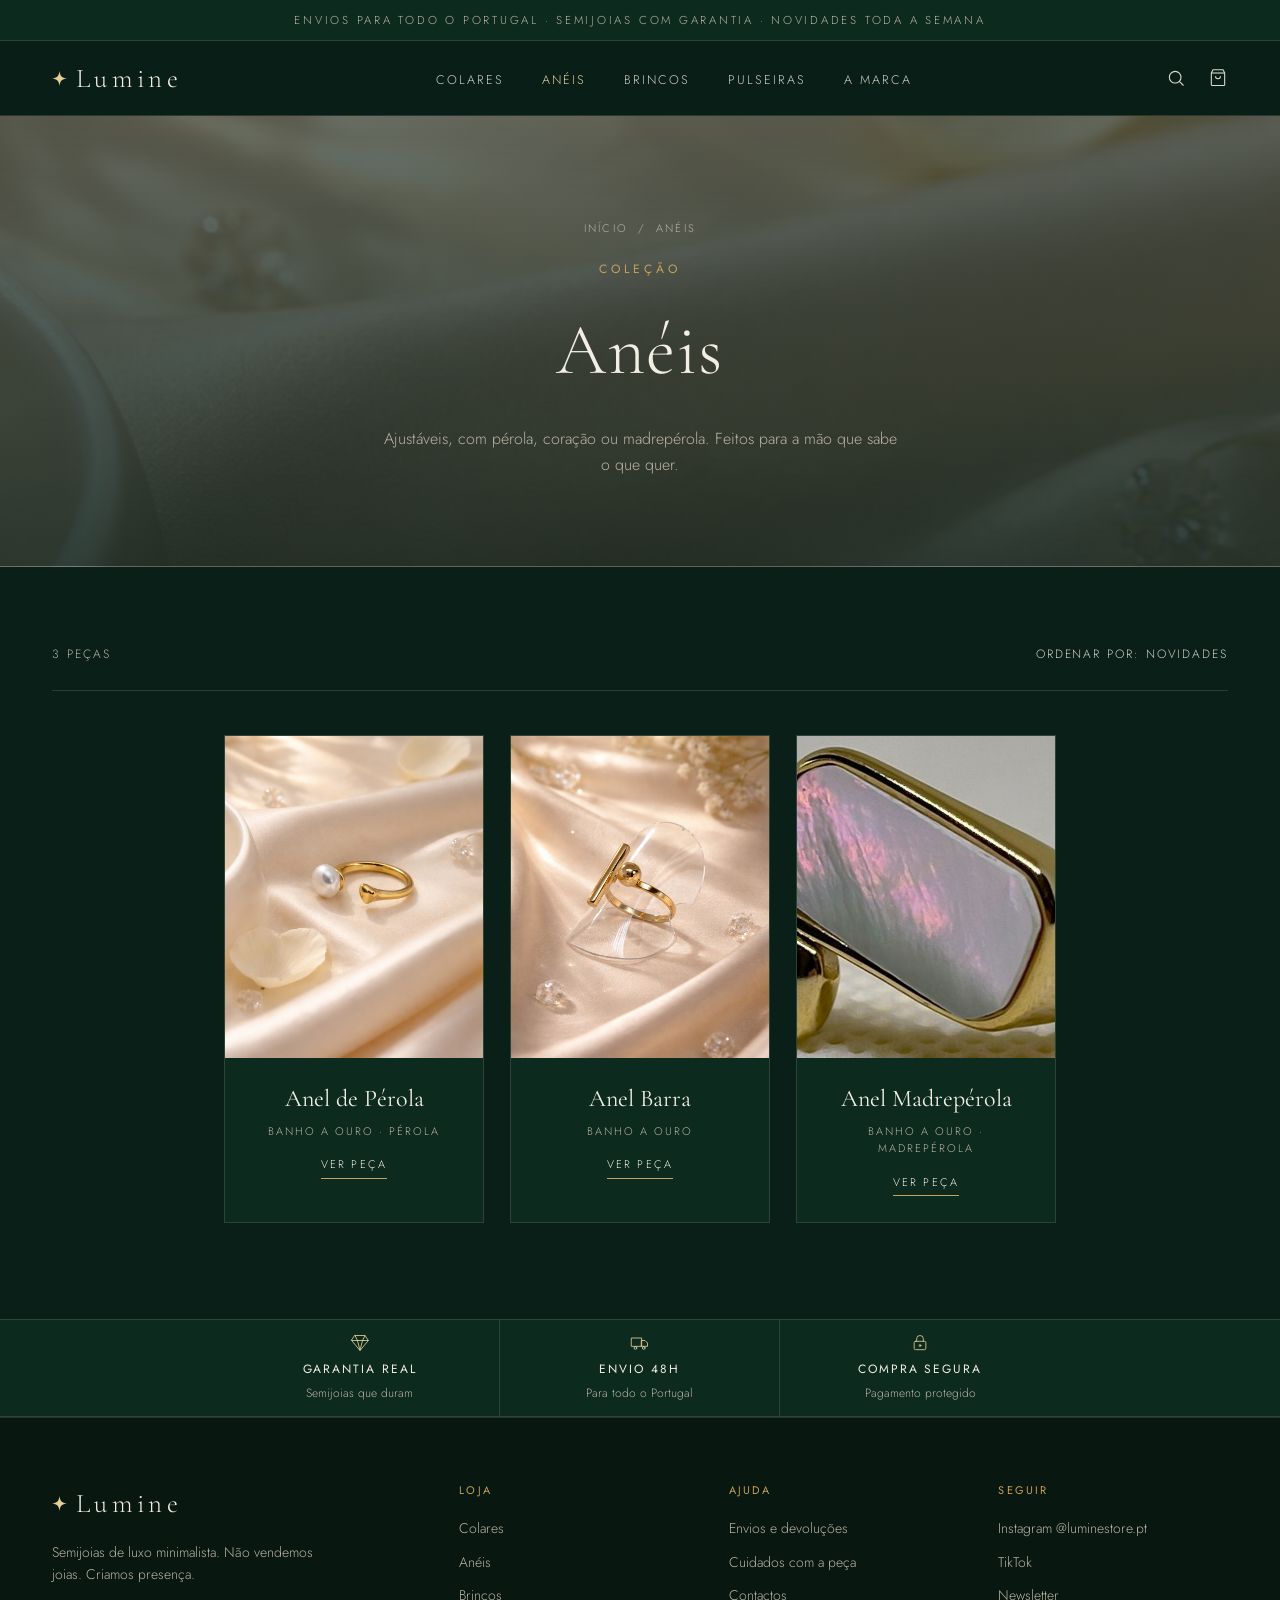
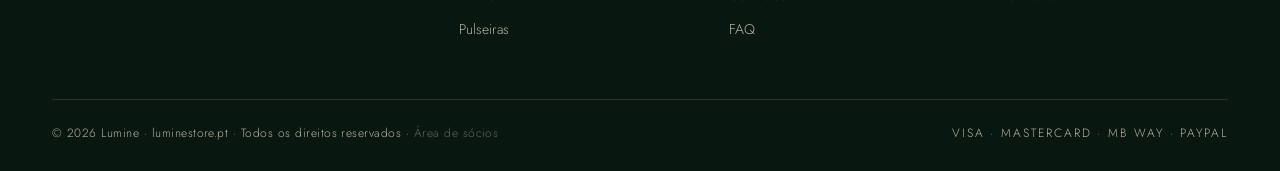
<file: aneis.html>
<!DOCTYPE html>
<html lang="pt-PT">
<head>
<meta charset="UTF-8" />
<meta name="viewport" content="width=device-width, initial-scale=1.0" />
<title>Anéis · Lumine</title>
<meta name="description" content="Anéis Lumine — semijoias de luxo minimalista. Banho a ouro, pérola e madrepérola." />
<link rel="preconnect" href="https://fonts.googleapis.com">
<link rel="preconnect" href="https://fonts.gstatic.com" crossorigin>
<link href="https://fonts.googleapis.com/css2?family=Cormorant+Garamond:wght@300;400;500;600&family=Jost:wght@300;400;500;600&display=swap" rel="stylesheet">
<link rel="stylesheet" href="styles.css">
</head>
<body>

<svg width="0" height="0" style="position:absolute"><defs>
  <symbol id="star" viewBox="0 0 100 100"><path d="M50 0 C54 34 66 46 100 50 C66 54 54 66 50 100 C46 66 34 54 0 50 C34 46 46 34 50 0 Z"/></symbol>
</defs></svg>

<div class="announce">Envios para todo o Portugal · Semijoias com garantia · Novidades toda a semana</div>

<header>
  <div class="wrap nav">
    <a href="index.html" class="brand"><svg class="star"><use href="#star"/></svg>Lumine</a>
    <ul class="nav-links">
      <li><a href="colares.html">Colares</a></li>
      <li><a href="aneis.html" class="active">Anéis</a></li>
      <li><a href="brincos.html">Brincos</a></li>
      <li><a href="pulseiras.html">Pulseiras</a></li>
      <li><a href="index.html#sobre">A Marca</a></li>
    </ul>
    <div class="nav-icons">
      <svg viewBox="0 0 24 24"><circle cx="11" cy="11" r="7"/><line x1="16" y1="16" x2="21" y2="21"/></svg>
      <a href="carrinho.html" class="cart-link" aria-label="Cesto">
        <svg viewBox="0 0 24 24"><path d="M6 2 L4 6 V20 a1 1 0 0 0 1 1 H19 a1 1 0 0 0 1 -1 V6 L18 2 Z"/><line x1="4" y1="6" x2="20" y2="6"/><path d="M9 10 a3 3 0 0 0 6 0"/></svg>
        <span class="cart-count">0</span>
      </a>
      <button class="menu-toggle" aria-label="Abrir menu" aria-expanded="false"><svg viewBox="0 0 24 24"><line x1="3" y1="6" x2="21" y2="6"/><line x1="3" y1="12" x2="21" y2="12"/><line x1="3" y1="18" x2="21" y2="18"/></svg></button>
    </div>
  </div>
</header>

<section class="cat-hero" style="--cat-img:url('img/p-anel-perola.png')">
  <div class="wrap">
    <div class="breadcrumb"><a href="index.html">Início</a> &nbsp;/&nbsp; Anéis</div>
    <span class="eyebrow">Coleção</span>
    <h1>Anéis</h1>
    <p>Ajustáveis, com pérola, coração ou madrepérola. Feitos para a mão que sabe o que quer.</p>
  </div>
</section>

<section class="section" style="padding-top:52px;">
  <div class="wrap">
    <div class="cat-bar">
      <span class="count" id="catCount"></span>
      <span class="sort">Ordenar por: Novidades</span>
    </div>
    <div class="cat-grid" id="catGrid"></div>
  </div>
</section>

<section class="values">
  <div class="wrap">
    <div class="values-grid">
      <div class="value">
        <svg viewBox="0 0 24 24"><path d="M6 3 H18 L22 9 L12 21 L2 9 Z"/><path d="M2 9 H22"/><path d="M9 9 L12 21 L15 9"/><path d="M6 3 L9 9 M18 3 L15 9"/></svg>
        <h4>Garantia real</h4><span>Semijoias que duram</span>
      </div>
      <div class="value">
        <svg viewBox="0 0 24 24"><path d="M2 6 H14 V16 H2 Z"/><path d="M14 9 H18 L21 12 V16 H14 Z"/><circle cx="6.5" cy="18" r="1.6"/><circle cx="16.5" cy="18" r="1.6"/></svg>
        <h4>Envio 48H</h4><span>Para todo o Portugal</span>
      </div>
      <div class="value">
        <svg viewBox="0 0 24 24"><rect x="5" y="10" width="14" height="10" rx="1.5"/><path d="M8 10 V7 a4 4 0 0 1 8 0 V10"/><circle cx="12" cy="15" r="1.1"/></svg>
        <h4>Compra segura</h4><span>Pagamento protegido</span>
      </div>
    </div>
  </div>
</section>

<footer>
  <div class="wrap">
    <div class="foot-grid">
      <div class="foot-brand">
        <a href="index.html" class="brand"><svg class="star"><use href="#star"/></svg>Lumine</a>
        <p>Semijoias de luxo minimalista. Não vendemos joias. Criamos presença.</p>
      </div>
      <div class="foot-col"><h5>Loja</h5>
        <a href="colares.html">Colares</a><a href="aneis.html">Anéis</a><a href="brincos.html">Brincos</a><a href="pulseiras.html">Pulseiras</a>
      </div>
      <div class="foot-col"><h5>Ajuda</h5>
        <a href="#">Envios e devoluções</a><a href="#">Cuidados com a peça</a><a href="#">Contactos</a><a href="#">FAQ</a>
      </div>
      <div class="foot-col"><h5>Seguir</h5>
        <a href="https://instagram.com/luminestore.pt" target="_blank">Instagram @luminestore.pt</a>
        <a href="#">TikTok</a><a href="#">Newsletter</a>
      </div>
    </div>
    <div class="foot-bottom">
      <span>© 2026 Lumine · luminestore.pt · Todos os direitos reservados · <a href="admin.html" style="opacity:.5">Área de sócios</a></span>
      <span class="pay">Visa · Mastercard · MB Way · PayPal</span>
    </div>
  </div>
</footer>

<script src="catalogo.js"></script>
<script src="carrinho.js"></script>
<script>
  (function(){
    var items = LumineCatalogo.byCat('Anéis');
    var c = document.getElementById('catCount');
    if(c) c.textContent = items.length + (items.length===1 ? ' peça' : ' peças');
    document.getElementById('catGrid').innerHTML = items.map(function(p){
      var img = (p.imgs && p.imgs[0]) || 'img/logo-lumine.png';
      return '<article class="card" data-id="'+p.id+'">'
        + '<div class="product-media" style="background-image:url(\''+img+'\');background-position:'+(p.pos||'center')+';"></div>'
        + '<div class="card-body"><h3>'+p.nome+'</h3><div class="mat">'+(p.mat||'')+'</div><span class="add">Ver peça</span></div>'
        + '</article>';
    }).join('');
  })();
</script>
<script src="product-modal.js"></script>
</body>
</html>
</file>
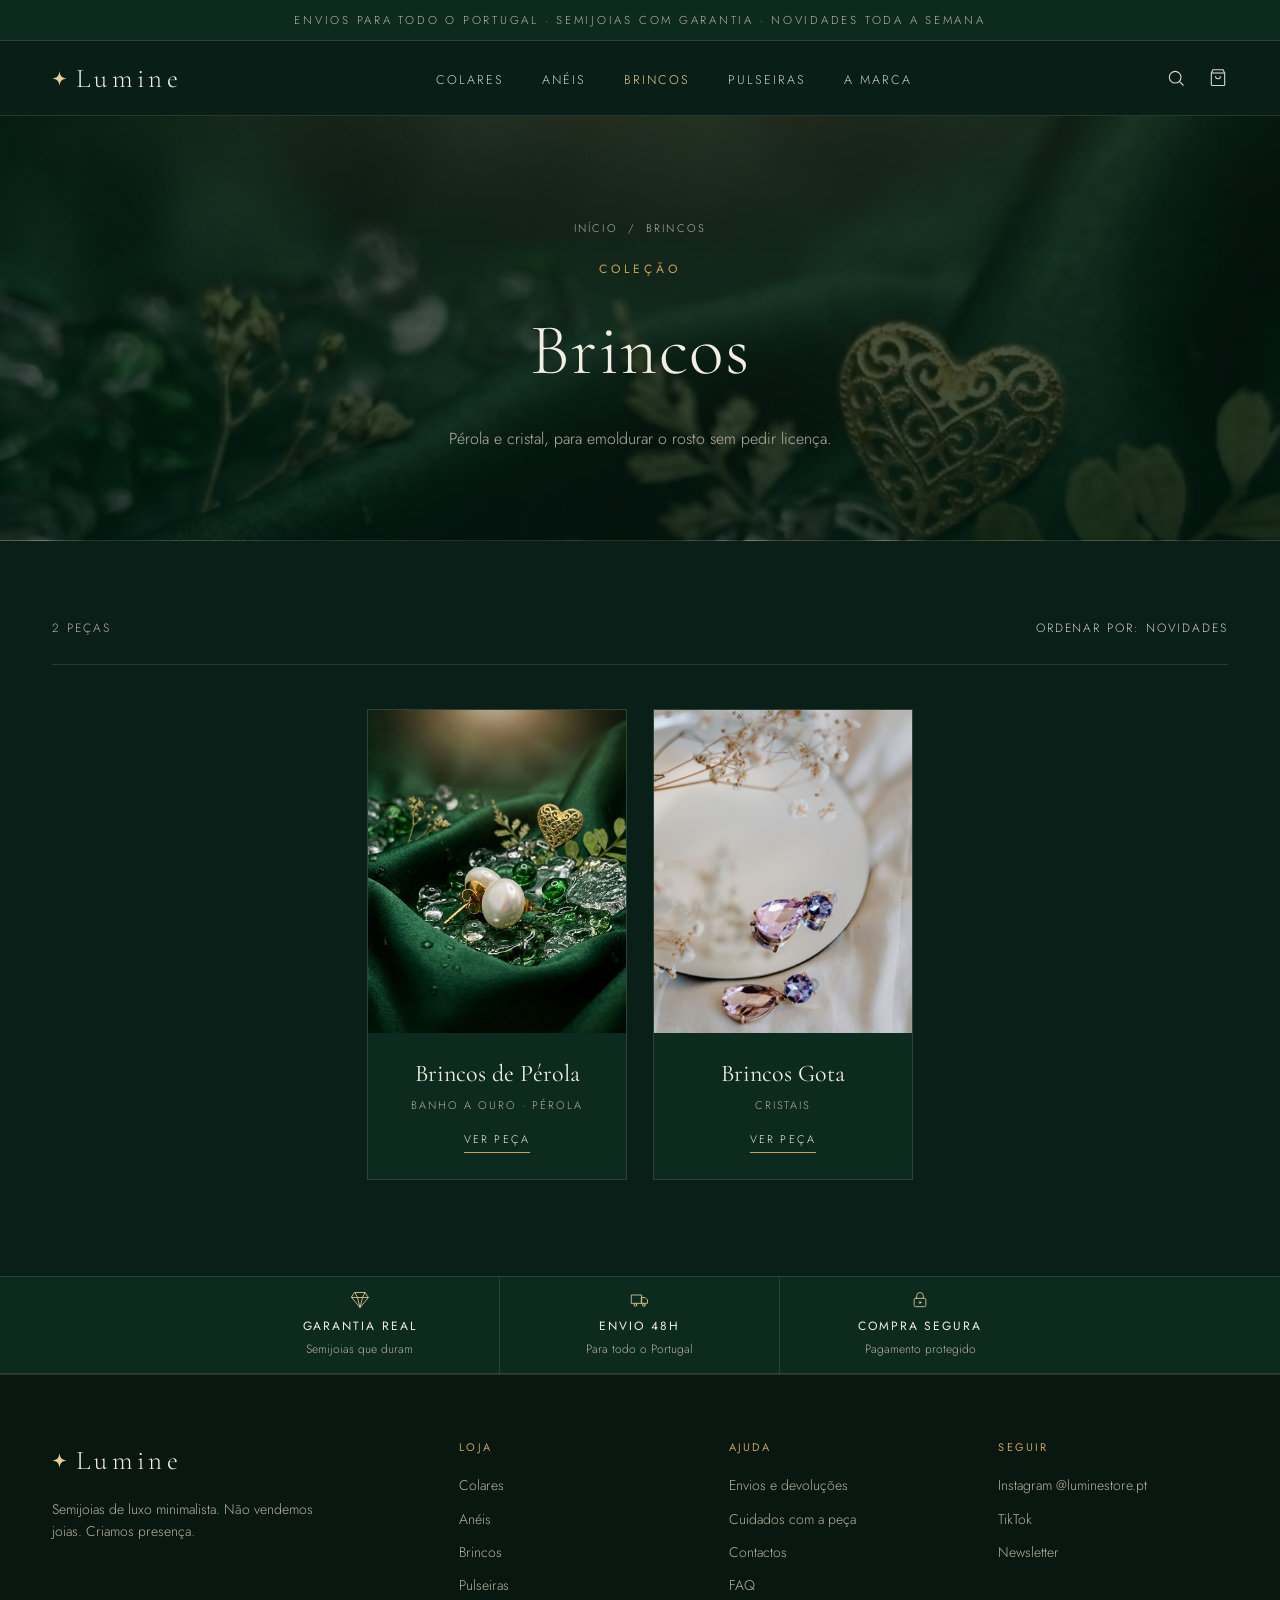
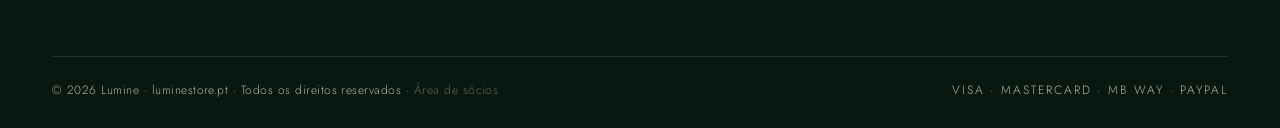
<file: brincos.html>
<!DOCTYPE html>
<html lang="pt-PT">
<head>
<meta charset="UTF-8" />
<meta name="viewport" content="width=device-width, initial-scale=1.0" />
<title>Brincos · Lumine</title>
<meta name="description" content="Brincos Lumine — semijoias de luxo minimalista. Pérola e cristais." />
<link rel="preconnect" href="https://fonts.googleapis.com">
<link rel="preconnect" href="https://fonts.gstatic.com" crossorigin>
<link href="https://fonts.googleapis.com/css2?family=Cormorant+Garamond:wght@300;400;500;600&family=Jost:wght@300;400;500;600&display=swap" rel="stylesheet">
<link rel="stylesheet" href="styles.css">
</head>
<body>

<svg width="0" height="0" style="position:absolute"><defs>
  <symbol id="star" viewBox="0 0 100 100"><path d="M50 0 C54 34 66 46 100 50 C66 54 54 66 50 100 C46 66 34 54 0 50 C34 46 46 34 50 0 Z"/></symbol>
</defs></svg>

<div class="announce">Envios para todo o Portugal · Semijoias com garantia · Novidades toda a semana</div>

<header>
  <div class="wrap nav">
    <a href="index.html" class="brand"><svg class="star"><use href="#star"/></svg>Lumine</a>
    <ul class="nav-links">
      <li><a href="colares.html">Colares</a></li>
      <li><a href="aneis.html">Anéis</a></li>
      <li><a href="brincos.html" class="active">Brincos</a></li>
      <li><a href="pulseiras.html">Pulseiras</a></li>
      <li><a href="index.html#sobre">A Marca</a></li>
    </ul>
    <div class="nav-icons">
      <svg viewBox="0 0 24 24"><circle cx="11" cy="11" r="7"/><line x1="16" y1="16" x2="21" y2="21"/></svg>
      <a href="carrinho.html" class="cart-link" aria-label="Cesto">
        <svg viewBox="0 0 24 24"><path d="M6 2 L4 6 V20 a1 1 0 0 0 1 1 H19 a1 1 0 0 0 1 -1 V6 L18 2 Z"/><line x1="4" y1="6" x2="20" y2="6"/><path d="M9 10 a3 3 0 0 0 6 0"/></svg>
        <span class="cart-count">0</span>
      </a>
      <button class="menu-toggle" aria-label="Abrir menu" aria-expanded="false"><svg viewBox="0 0 24 24"><line x1="3" y1="6" x2="21" y2="6"/><line x1="3" y1="12" x2="21" y2="12"/><line x1="3" y1="18" x2="21" y2="18"/></svg></button>
    </div>
  </div>
</header>

<section class="cat-hero" style="--cat-img:url('img/p-brincos-perola.png')">
  <div class="wrap">
    <div class="breadcrumb"><a href="index.html">Início</a> &nbsp;/&nbsp; Brincos</div>
    <span class="eyebrow">Coleção</span>
    <h1>Brincos</h1>
    <p>Pérola e cristal, para emoldurar o rosto sem pedir licença.</p>
  </div>
</section>

<section class="section" style="padding-top:52px;">
  <div class="wrap">
    <div class="cat-bar">
      <span class="count" id="catCount"></span>
      <span class="sort">Ordenar por: Novidades</span>
    </div>
    <div class="cat-grid" id="catGrid"></div>
  </div>
</section>

<section class="values">
  <div class="wrap">
    <div class="values-grid">
      <div class="value">
        <svg viewBox="0 0 24 24"><path d="M6 3 H18 L22 9 L12 21 L2 9 Z"/><path d="M2 9 H22"/><path d="M9 9 L12 21 L15 9"/><path d="M6 3 L9 9 M18 3 L15 9"/></svg>
        <h4>Garantia real</h4><span>Semijoias que duram</span>
      </div>
      <div class="value">
        <svg viewBox="0 0 24 24"><path d="M2 6 H14 V16 H2 Z"/><path d="M14 9 H18 L21 12 V16 H14 Z"/><circle cx="6.5" cy="18" r="1.6"/><circle cx="16.5" cy="18" r="1.6"/></svg>
        <h4>Envio 48H</h4><span>Para todo o Portugal</span>
      </div>
      <div class="value">
        <svg viewBox="0 0 24 24"><rect x="5" y="10" width="14" height="10" rx="1.5"/><path d="M8 10 V7 a4 4 0 0 1 8 0 V10"/><circle cx="12" cy="15" r="1.1"/></svg>
        <h4>Compra segura</h4><span>Pagamento protegido</span>
      </div>
    </div>
  </div>
</section>

<footer>
  <div class="wrap">
    <div class="foot-grid">
      <div class="foot-brand">
        <a href="index.html" class="brand"><svg class="star"><use href="#star"/></svg>Lumine</a>
        <p>Semijoias de luxo minimalista. Não vendemos joias. Criamos presença.</p>
      </div>
      <div class="foot-col"><h5>Loja</h5>
        <a href="colares.html">Colares</a><a href="aneis.html">Anéis</a><a href="brincos.html">Brincos</a><a href="pulseiras.html">Pulseiras</a>
      </div>
      <div class="foot-col"><h5>Ajuda</h5>
        <a href="#">Envios e devoluções</a><a href="#">Cuidados com a peça</a><a href="#">Contactos</a><a href="#">FAQ</a>
      </div>
      <div class="foot-col"><h5>Seguir</h5>
        <a href="https://instagram.com/luminestore.pt" target="_blank">Instagram @luminestore.pt</a>
        <a href="#">TikTok</a><a href="#">Newsletter</a>
      </div>
    </div>
    <div class="foot-bottom">
      <span>© 2026 Lumine · luminestore.pt · Todos os direitos reservados · <a href="admin.html" style="opacity:.5">Área de sócios</a></span>
      <span class="pay">Visa · Mastercard · MB Way · PayPal</span>
    </div>
  </div>
</footer>

<script src="catalogo.js"></script>
<script src="carrinho.js"></script>
<script>
  (function(){
    var items = LumineCatalogo.byCat('Brincos');
    var c = document.getElementById('catCount');
    if(c) c.textContent = items.length + (items.length===1 ? ' peça' : ' peças');
    document.getElementById('catGrid').innerHTML = items.map(function(p){
      var img = (p.imgs && p.imgs[0]) || 'img/logo-lumine.png';
      return '<article class="card" data-id="'+p.id+'">'
        + '<div class="product-media" style="background-image:url(\''+img+'\');background-position:'+(p.pos||'center')+';"></div>'
        + '<div class="card-body"><h3>'+p.nome+'</h3><div class="mat">'+(p.mat||'')+'</div><span class="add">Ver peça</span></div>'
        + '</article>';
    }).join('');
  })();
</script>
<script src="product-modal.js"></script>
</body>
</html>
</file>
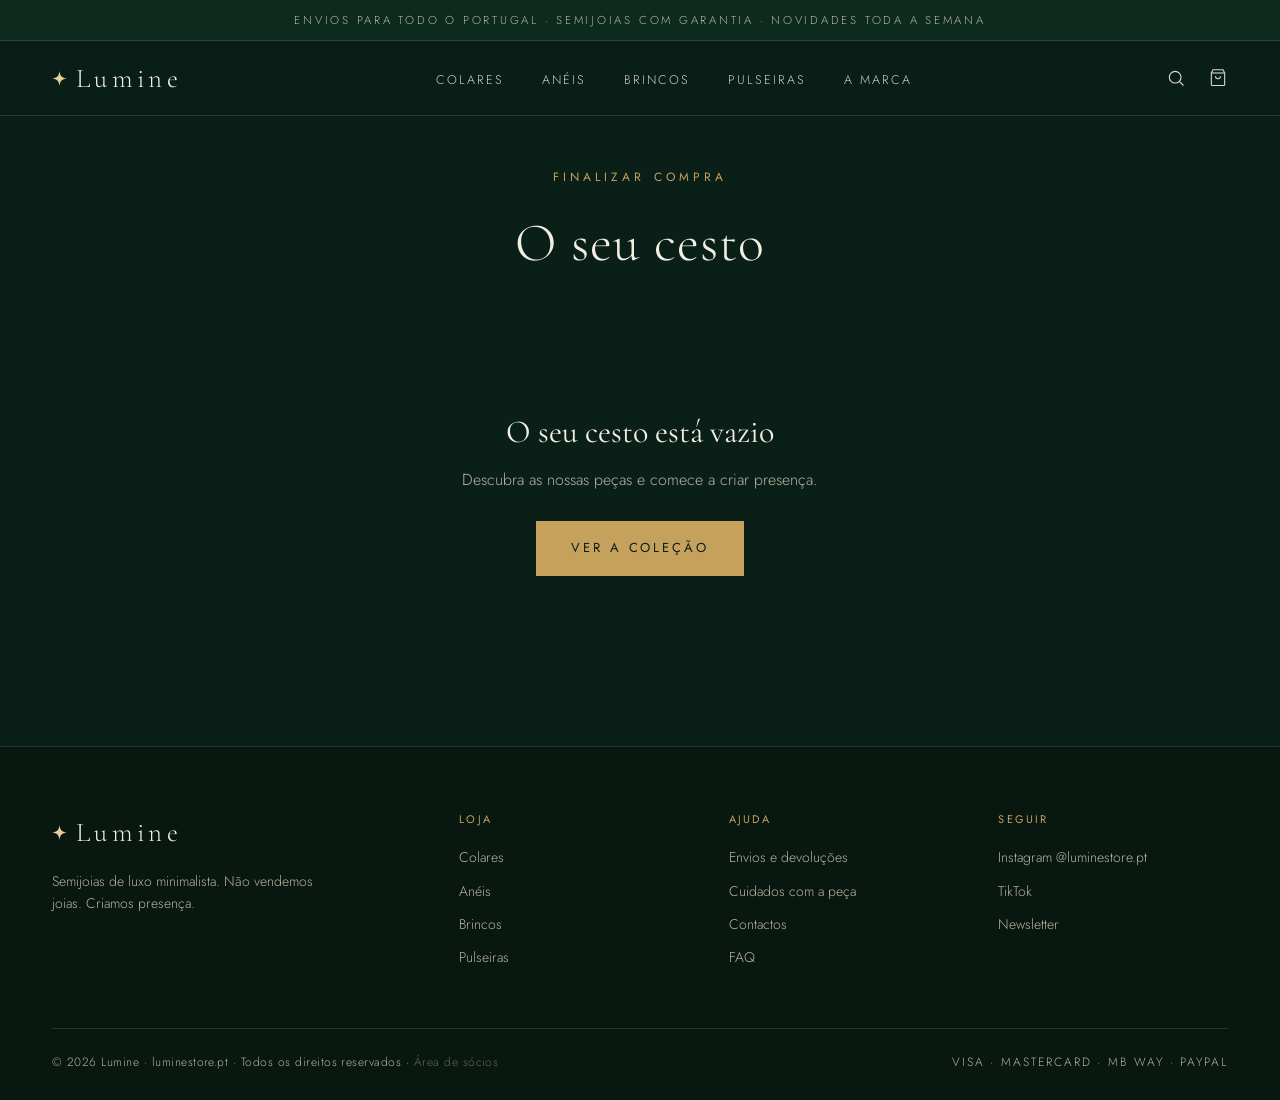
<file: carrinho.html>
<!DOCTYPE html>
<html lang="pt-PT">
<head>
<meta charset="UTF-8" />
<meta name="viewport" content="width=device-width, initial-scale=1.0" />
<title>Cesto · Lumine</title>
<meta name="description" content="Finalize a sua compra na Lumine. Pagamento por Referência Multibanco." />
<link rel="preconnect" href="https://fonts.googleapis.com">
<link rel="preconnect" href="https://fonts.gstatic.com" crossorigin>
<link href="https://fonts.googleapis.com/css2?family=Cormorant+Garamond:wght@300;400;500;600&family=Jost:wght@300;400;500;600&display=swap" rel="stylesheet">
<link rel="stylesheet" href="styles.css">
</head>
<body>

<svg width="0" height="0" style="position:absolute"><defs>
  <symbol id="star" viewBox="0 0 100 100"><path d="M50 0 C54 34 66 46 100 50 C66 54 54 66 50 100 C46 66 34 54 0 50 C34 46 46 34 50 0 Z"/></symbol>
</defs></svg>

<div class="announce">Envios para todo o Portugal · Semijoias com garantia · Novidades toda a semana</div>

<header>
  <div class="wrap nav">
    <a href="index.html" class="brand"><svg class="star"><use href="#star"/></svg>Lumine</a>
    <ul class="nav-links">
      <li><a href="colares.html">Colares</a></li>
      <li><a href="aneis.html">Anéis</a></li>
      <li><a href="brincos.html">Brincos</a></li>
      <li><a href="pulseiras.html">Pulseiras</a></li>
      <li><a href="index.html#sobre">A Marca</a></li>
    </ul>
    <div class="nav-icons">
      <svg viewBox="0 0 24 24"><circle cx="11" cy="11" r="7"/><line x1="16" y1="16" x2="21" y2="21"/></svg>
      <a href="carrinho.html" class="cart-link" aria-label="Cesto">
        <svg viewBox="0 0 24 24"><path d="M6 2 L4 6 V20 a1 1 0 0 0 1 1 H19 a1 1 0 0 0 1 -1 V6 L18 2 Z"/><line x1="4" y1="6" x2="20" y2="6"/><path d="M9 10 a3 3 0 0 0 6 0"/></svg>
        <span class="cart-count">0</span>
      </a>
      <button class="menu-toggle" aria-label="Abrir menu" aria-expanded="false"><svg viewBox="0 0 24 24"><line x1="3" y1="6" x2="21" y2="6"/><line x1="3" y1="12" x2="21" y2="12"/><line x1="3" y1="18" x2="21" y2="18"/></svg></button>
    </div>
  </div>
</header>

<main class="wrap checkout">
  <div class="page-head" id="pageHead">
    <span class="eyebrow">Finalizar compra</span>
    <h1>O seu cesto</h1>
  </div>
  <div id="checkoutBody"></div>
</main>

<footer>
  <div class="wrap">
    <div class="foot-grid">
      <div class="foot-brand">
        <a href="index.html" class="brand"><svg class="star"><use href="#star"/></svg>Lumine</a>
        <p>Semijoias de luxo minimalista. Não vendemos joias. Criamos presença.</p>
      </div>
      <div class="foot-col"><h5>Loja</h5>
        <a href="colares.html">Colares</a><a href="aneis.html">Anéis</a><a href="brincos.html">Brincos</a><a href="pulseiras.html">Pulseiras</a>
      </div>
      <div class="foot-col"><h5>Ajuda</h5>
        <a href="#">Envios e devoluções</a><a href="#">Cuidados com a peça</a><a href="#">Contactos</a><a href="#">FAQ</a>
      </div>
      <div class="foot-col"><h5>Seguir</h5>
        <a href="https://instagram.com/luminestore.pt" target="_blank">Instagram @luminestore.pt</a>
        <a href="#">TikTok</a><a href="#">Newsletter</a>
      </div>
    </div>
    <div class="foot-bottom">
      <span>© 2026 Lumine · luminestore.pt · Todos os direitos reservados · <a href="admin.html" style="opacity:.5">Área de sócios</a></span>
      <span class="pay">Visa · Mastercard · MB Way · PayPal</span>
    </div>
  </div>
</footer>

<script src="catalogo.js"></script>
<script src="carrinho.js"></script>
<script>
(function(){
  const KEY_O = 'lumine_admin_pedidos';
  const money = n => n.toLocaleString('pt-PT',{minimumFractionDigits:2,maximumFractionDigits:2}) + ' €';

  function calc(){
    const items = LumineCart.detailed();
    const sub = items.reduce((s,i)=>s + i.price*i.qty, 0);
    const portes = (items.length && sub < 40) ? 3.5 : 0;
    return { items, sub, portes, total: sub + portes };
  }

  function renderItems(){
    const { items } = calc();
    document.getElementById('cartItems').innerHTML = items.map(i =>
      '<div class="cart-item">'
      + '<div class="ci-img" style="background-image:url(\''+i.img+'\')"></div>'
      + '<div class="ci-info"><div class="ci-name">'+i.nome+'</div><div class="ci-mat">'+(i.mat||'')+'</div>'
      +   '<div class="qty"><button type="button" data-act="dec" data-id="'+i.id+'">−</button><span>'+i.qty+'</span><button type="button" data-act="inc" data-id="'+i.id+'">+</button></div></div>'
      + '<div class="ci-right"><div class="ci-price">'+money(i.price*i.qty)+'</div>'
      +   '<button type="button" class="ci-remove" data-act="rm" data-id="'+i.id+'">Remover</button></div>'
      + '</div>'
    ).join('');
  }

  function renderSummary(){
    const { sub, portes, total } = calc();
    document.getElementById('summaryBox').innerHTML =
      '<div class="summary"><h3>Resumo</h3>'
      + '<div class="sum-row"><span>Subtotal</span><span class="v">'+money(sub)+'</span></div>'
      + '<div class="sum-row"><span>Portes de envio</span><span class="v">'+(portes===0?'Grátis':money(portes))+'</span></div>'
      + '<div class="sum-row total"><span>Total</span><b>'+money(total)+'</b></div>'
      + (sub>0 && sub<40 ? '<div class="free-hint">Portes grátis a partir de 40 €.</div>' : '')
      + '</div>';
  }

  function renderEmpty(){
    document.getElementById('checkoutBody').innerHTML =
      '<div class="empty-cart"><span class="serif">O seu cesto está vazio</span>'
      + '<p>Descubra as nossas peças e comece a criar presença.</p>'
      + '<a href="colares.html" class="btn btn-solid">Ver a coleção</a></div>';
  }

  function renderCheckout(){
    document.getElementById('checkoutBody').innerHTML =
      '<div class="co-grid">'
      + '<div>'
      +   '<div id="cartItems"></div>'
      +   '<form class="co-form" id="coForm" novalidate>'
      +     '<h3>Dados de envio</h3>'
      +     '<div class="co-fields">'
      +       '<div class="co-field full"><label>Nome completo</label><input name="nome" placeholder="O seu nome" required></div>'
      +       '<div class="co-field"><label>E-mail</label><input name="email" type="email" placeholder="email@exemplo.pt" required></div>'
      +       '<div class="co-field"><label>Telemóvel</label><input name="tel" placeholder="9XX XXX XXX" required></div>'
      +       '<div class="co-field full"><label>Morada</label><input name="morada" placeholder="Rua, número, andar" required></div>'
      +       '<div class="co-field"><label>Código-postal</label><input name="cp" placeholder="0000-000" required></div>'
      +       '<div class="co-field"><label>Localidade</label><input name="loc" placeholder="Cidade" required></div>'
      +     '</div>'
      +     '<div class="pay-box">'
      +       '<div class="mb-logo"><b>MB</b><span>Multibanco</span></div>'
      +       '<div><div class="pb-title">Pagamento por Referência Multibanco</div>'
      +       '<div class="pb-sub">Ao confirmar, geramos uma referência (Entidade + Referência + Valor) para pagar no Multibanco ou homebanking. É o único método disponível de momento.</div></div>'
      +     '</div>'
      +     '<button type="submit" class="btn btn-solid co-submit">Confirmar encomenda</button>'
      +     '<div class="co-err" id="coErr"></div>'
      +   '</form>'
      + '</div>'
      + '<div id="summaryBox"></div>'
      + '</div>';

    renderItems(); renderSummary();

    document.getElementById('cartItems').addEventListener('click', function(e){
      const b = e.target.closest('button[data-act]'); if(!b) return;
      const id = b.dataset.id, act = b.dataset.act;
      const cur = (LumineCart.items().find(x=>x.id===id)||{}).qty || 1;
      if(act==='inc') LumineCart.setQty(id, cur+1);
      if(act==='dec') { if(cur<=1) LumineCart.remove(id); else LumineCart.setQty(id, cur-1); }
      if(act==='rm')  LumineCart.remove(id);
      if(LumineCart.count()===0){ renderEmpty(); return; }
      renderItems(); renderSummary();
    });

    document.getElementById('coForm').addEventListener('submit', function(e){
      e.preventDefault();
      const f = e.target;
      const req = ['nome','email','tel','morada','cp','loc'];
      for(const n of req){ if(!f[n].value.trim()){ document.getElementById('coErr').textContent='Preencha todos os campos de envio.'; f[n].focus(); return; } }
      finalizar({
        nome:f.nome.value.trim(), email:f.email.value.trim(), tel:f.tel.value.trim(),
        morada:f.morada.value.trim(), cp:f.cp.value.trim(), loc:f.loc.value.trim()
      });
    });
  }

  function finalizar(dados){
    const { items, total } = calc();

    // Referência Multibanco (demonstração)
    const entidade = '21832';
    const refFmt = String(Math.floor(100000000 + Math.random()*900000000)).replace(/(\d{3})(\d{3})(\d{3})/, '$1 $2 $3');

    // 1) cria a encomenda como "Aguardando confirmação" (pagamento por confirmar)
    //    no mesmo sítio que o painel dos sócios lê
    let peds; try{ peds = JSON.parse(localStorage.getItem(KEY_O)); }catch(e){ peds = null; }
    if(!Array.isArray(peds)) peds = [];
    let max = 1042; peds.forEach(p=>{ const m=/LUM-(\d+)/.exec(p.id||''); if(m) max=Math.max(max,+m[1]); });
    const id = 'LUM-' + (max+1);
    const now = new Date();
    const hh = String(now.getHours()).padStart(2,'0'), mm = String(now.getMinutes()).padStart(2,'0');
    peds.unshift({
      id:id, cliente:dados.nome, contacto:dados.loc+' · Multibanco', data:'Hoje, '+hh+':'+mm, estado:'aguardando',
      itens: items.map(i=>({nome:i.nome, qtd:i.qty, price:i.price})),
      email:dados.email, telefone:dados.tel, morada:dados.morada+', '+dados.cp+' '+dados.loc,
      entidade:entidade, ref:refFmt, total:total
    });
    try{ localStorage.setItem(KEY_O, JSON.stringify(peds)); }catch(e){}

    // 2) desconta o stock no catálogo (o site reflete)
    const all = LumineCatalogo.all();
    items.forEach(i=>{ const p=all.find(x=>x.id===i.id); if(p) p.stock=Math.max(0,(p.stock||0)-i.qty); });
    LumineCatalogo.save(all);

    LumineCart.clear();
    mostrarConfirmacao(id, entidade, refFmt, total);
  }

  function mostrarConfirmacao(id, entidade, refFmt, total){
    document.getElementById('pageHead').innerHTML = '<span class="eyebrow">Obrigado pela sua compra</span><h1>Encomenda registada</h1>';
    document.getElementById('checkoutBody').innerHTML =
      '<div class="confirm">'
      + '<div class="check"><svg viewBox="0 0 24 24"><path d="M20 6 L9 17 L4 12"/></svg></div>'
      + '<h2>'+id+'</h2>'
      + '<div class="c-sub">Pague com a Referência Multibanco abaixo para concluir. Assim que recebermos o pagamento, preparamos o envio (48h).</div>'
      + '<div class="mb-ref">'
      +   '<div class="cell"><div class="k">Entidade</div><div class="val">'+entidade+'</div></div>'
      +   '<div class="cell"><div class="k">Referência</div><div class="val">'+refFmt+'</div></div>'
      +   '<div class="cell"><div class="k">Valor</div><div class="val">'+money(total)+'</div></div>'
      + '</div>'
      + '<div class="note">Validade: 3 dias. Pague em qualquer caixa Multibanco ou no homebanking, em “Pagamentos de Serviços / Compras”.<br>Enviámos também os detalhes para o seu e-mail.</div>'
      + '<div class="actions"><a href="colares.html" class="btn">Continuar a comprar</a></div>'
      + '</div>';
    window.scrollTo(0,0);
  }

  function init(){ if(LumineCart.count()===0) renderEmpty(); else renderCheckout(); }
  if(document.readyState==='loading') document.addEventListener('DOMContentLoaded', init); else init();
})();
</script>
</body>
</html>
</file>
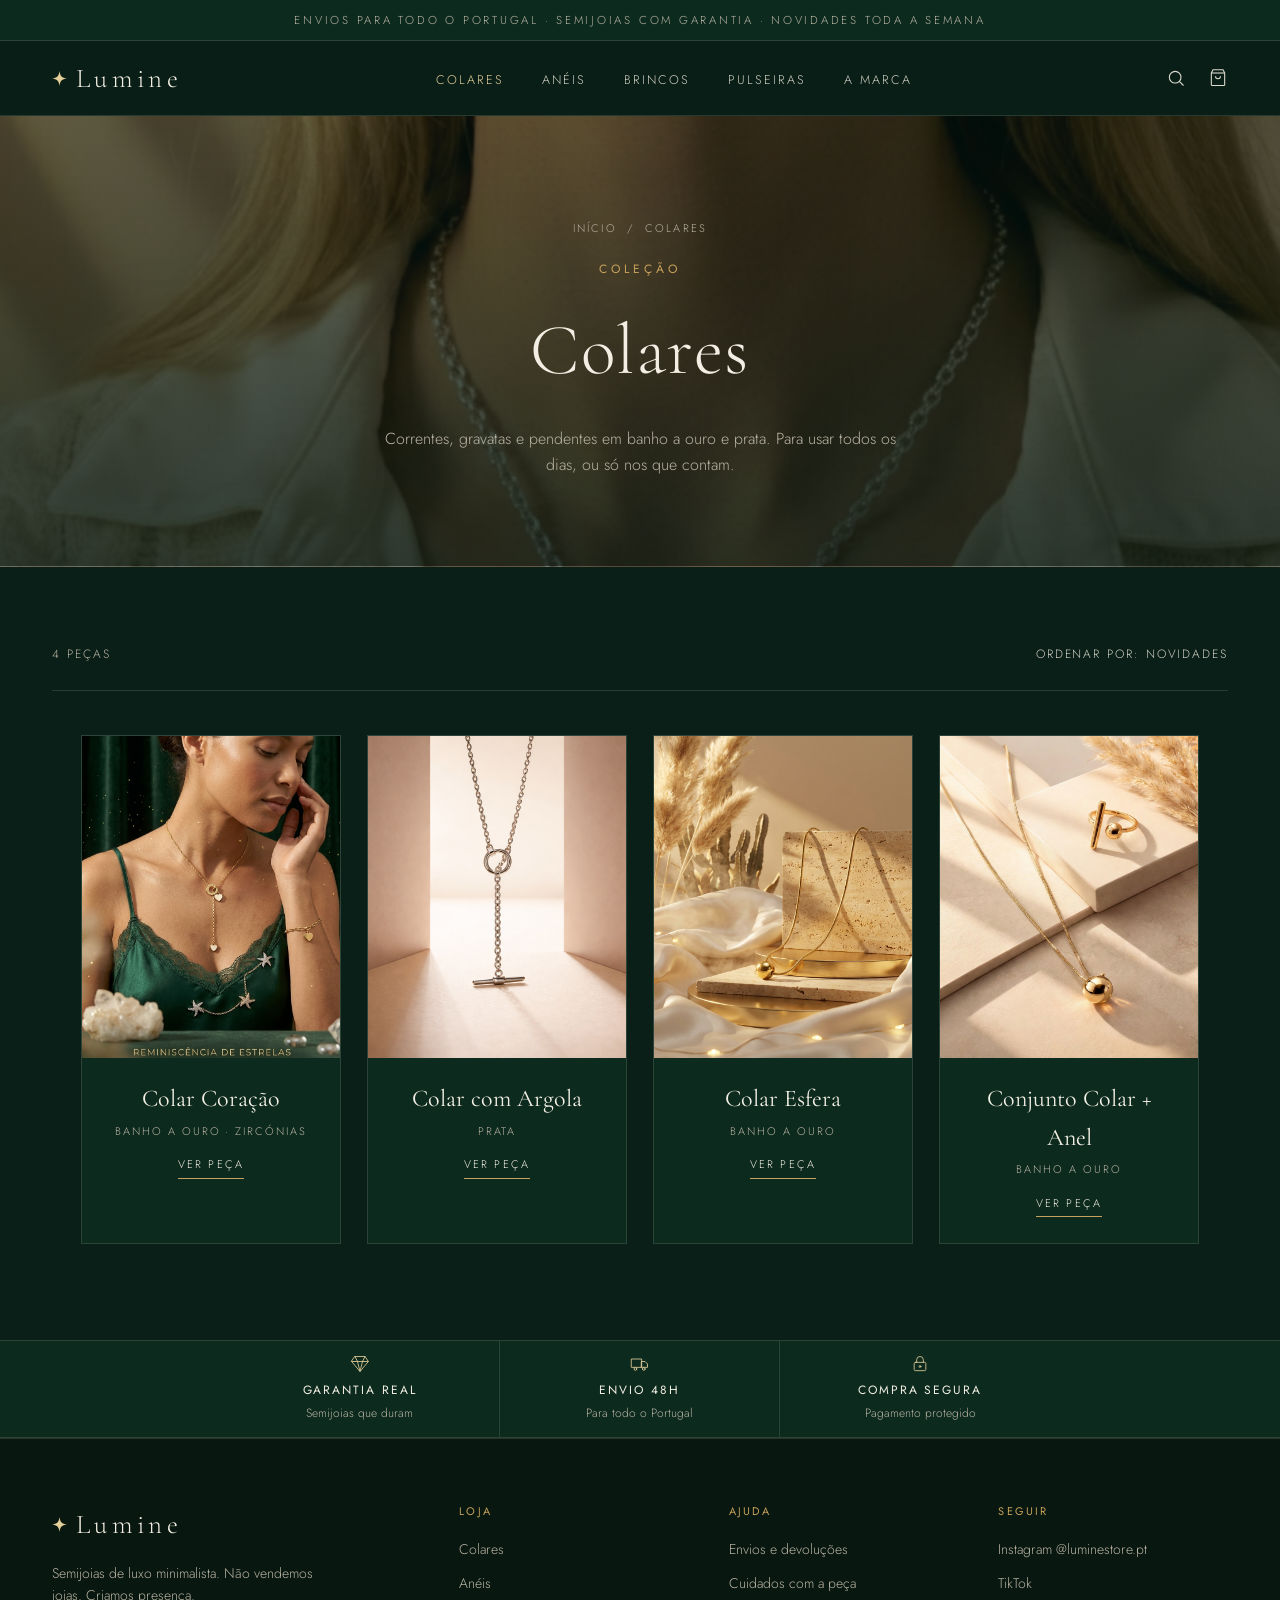
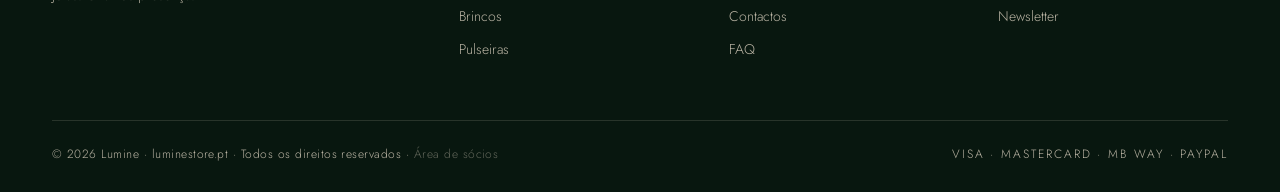
<file: colares.html>
<!DOCTYPE html>
<html lang="pt-PT">
<head>
<meta charset="UTF-8" />
<meta name="viewport" content="width=device-width, initial-scale=1.0" />
<title>Colares · Lumine</title>
<meta name="description" content="Colares Lumine — semijoias de luxo minimalista. Banho a ouro e prata. Para quem sabe o que vale." />
<link rel="preconnect" href="https://fonts.googleapis.com">
<link rel="preconnect" href="https://fonts.gstatic.com" crossorigin>
<link href="https://fonts.googleapis.com/css2?family=Cormorant+Garamond:wght@300;400;500;600&family=Jost:wght@300;400;500;600&display=swap" rel="stylesheet">
<link rel="stylesheet" href="styles.css">
</head>
<body>

<svg width="0" height="0" style="position:absolute"><defs>
  <symbol id="star" viewBox="0 0 100 100"><path d="M50 0 C54 34 66 46 100 50 C66 54 54 66 50 100 C46 66 34 54 0 50 C34 46 46 34 50 0 Z"/></symbol>
</defs></svg>

<div class="announce">Envios para todo o Portugal · Semijoias com garantia · Novidades toda a semana</div>

<header>
  <div class="wrap nav">
    <a href="index.html" class="brand"><svg class="star"><use href="#star"/></svg>Lumine</a>
    <ul class="nav-links">
      <li><a href="colares.html" class="active">Colares</a></li>
      <li><a href="aneis.html">Anéis</a></li>
      <li><a href="brincos.html">Brincos</a></li>
      <li><a href="pulseiras.html">Pulseiras</a></li>
      <li><a href="index.html#sobre">A Marca</a></li>
    </ul>
    <div class="nav-icons">
      <svg viewBox="0 0 24 24"><circle cx="11" cy="11" r="7"/><line x1="16" y1="16" x2="21" y2="21"/></svg>
      <a href="carrinho.html" class="cart-link" aria-label="Cesto">
        <svg viewBox="0 0 24 24"><path d="M6 2 L4 6 V20 a1 1 0 0 0 1 1 H19 a1 1 0 0 0 1 -1 V6 L18 2 Z"/><line x1="4" y1="6" x2="20" y2="6"/><path d="M9 10 a3 3 0 0 0 6 0"/></svg>
        <span class="cart-count">0</span>
      </a>
      <button class="menu-toggle" aria-label="Abrir menu" aria-expanded="false"><svg viewBox="0 0 24 24"><line x1="3" y1="6" x2="21" y2="6"/><line x1="3" y1="12" x2="21" y2="12"/><line x1="3" y1="18" x2="21" y2="18"/></svg></button>
    </div>
  </div>
</header>

<!-- ===== CATEGORIA HERO ===== -->
<section class="cat-hero" style="--cat-img:url('img/banner-colares.png')">
  <div class="wrap">
    <div class="breadcrumb"><a href="index.html">Início</a> &nbsp;/&nbsp; Colares</div>
    <span class="eyebrow">Coleção</span>
    <h1>Colares</h1>
    <p>Correntes, gravatas e pendentes em banho a ouro e prata. Para usar todos os dias, ou só nos que contam.</p>
  </div>
</section>

<!-- ===== GRELHA ===== -->
<section class="section" style="padding-top:52px;">
  <div class="wrap">
    <div class="cat-bar">
      <span class="count" id="catCount"></span>
      <span class="sort">Ordenar por: Novidades</span>
    </div>
    <div class="cat-grid" id="catGrid"></div>
  </div>
</section>

<!-- ===== VALUES ===== -->
<section class="values">
  <div class="wrap">
    <div class="values-grid">
      <div class="value">
        <svg viewBox="0 0 24 24"><path d="M6 3 H18 L22 9 L12 21 L2 9 Z"/><path d="M2 9 H22"/><path d="M9 9 L12 21 L15 9"/><path d="M6 3 L9 9 M18 3 L15 9"/></svg>
        <h4>Garantia real</h4><span>Semijoias que duram</span>
      </div>
      <div class="value">
        <svg viewBox="0 0 24 24"><path d="M2 6 H14 V16 H2 Z"/><path d="M14 9 H18 L21 12 V16 H14 Z"/><circle cx="6.5" cy="18" r="1.6"/><circle cx="16.5" cy="18" r="1.6"/></svg>
        <h4>Envio 48H</h4><span>Para todo o Portugal</span>
      </div>
      <div class="value">
        <svg viewBox="0 0 24 24"><rect x="5" y="10" width="14" height="10" rx="1.5"/><path d="M8 10 V7 a4 4 0 0 1 8 0 V10"/><circle cx="12" cy="15" r="1.1"/></svg>
        <h4>Compra segura</h4><span>Pagamento protegido</span>
      </div>
    </div>
  </div>
</section>

<!-- ===== FOOTER ===== -->
<footer>
  <div class="wrap">
    <div class="foot-grid">
      <div class="foot-brand">
        <a href="index.html" class="brand"><svg class="star"><use href="#star"/></svg>Lumine</a>
        <p>Semijoias de luxo minimalista. Não vendemos joias. Criamos presença.</p>
      </div>
      <div class="foot-col">
        <h5>Loja</h5>
        <a href="colares.html">Colares</a><a href="aneis.html">Anéis</a><a href="brincos.html">Brincos</a><a href="pulseiras.html">Pulseiras</a>
      </div>
      <div class="foot-col">
        <h5>Ajuda</h5>
        <a href="#">Envios e devoluções</a><a href="#">Cuidados com a peça</a><a href="#">Contactos</a><a href="#">FAQ</a>
      </div>
      <div class="foot-col">
        <h5>Seguir</h5>
        <a href="https://instagram.com/luminestore.pt" target="_blank">Instagram @luminestore.pt</a>
        <a href="#">TikTok</a><a href="#">Newsletter</a>
      </div>
    </div>
    <div class="foot-bottom">
      <span>© 2026 Lumine · luminestore.pt · Todos os direitos reservados · <a href="admin.html" style="opacity:.5">Área de sócios</a></span>
      <span class="pay">Visa · Mastercard · MB Way · PayPal</span>
    </div>
  </div>
</footer>

<script src="catalogo.js"></script>
<script src="carrinho.js"></script>
<script>
  (function(){
    var items = LumineCatalogo.byCat('Colares');
    var c = document.getElementById('catCount');
    if(c) c.textContent = items.length + (items.length===1 ? ' peça' : ' peças');
    document.getElementById('catGrid').innerHTML = items.map(function(p){
      var img = (p.imgs && p.imgs[0]) || 'img/logo-lumine.png';
      return '<article class="card" data-id="'+p.id+'">'
        + '<div class="product-media" style="background-image:url(\''+img+'\');background-position:'+(p.pos||'center')+';"></div>'
        + '<div class="card-body"><h3>'+p.nome+'</h3><div class="mat">'+(p.mat||'')+'</div><span class="add">Ver peça</span></div>'
        + '</article>';
    }).join('');
  })();
</script>
<script src="product-modal.js"></script>
</body>
</html>
</file>
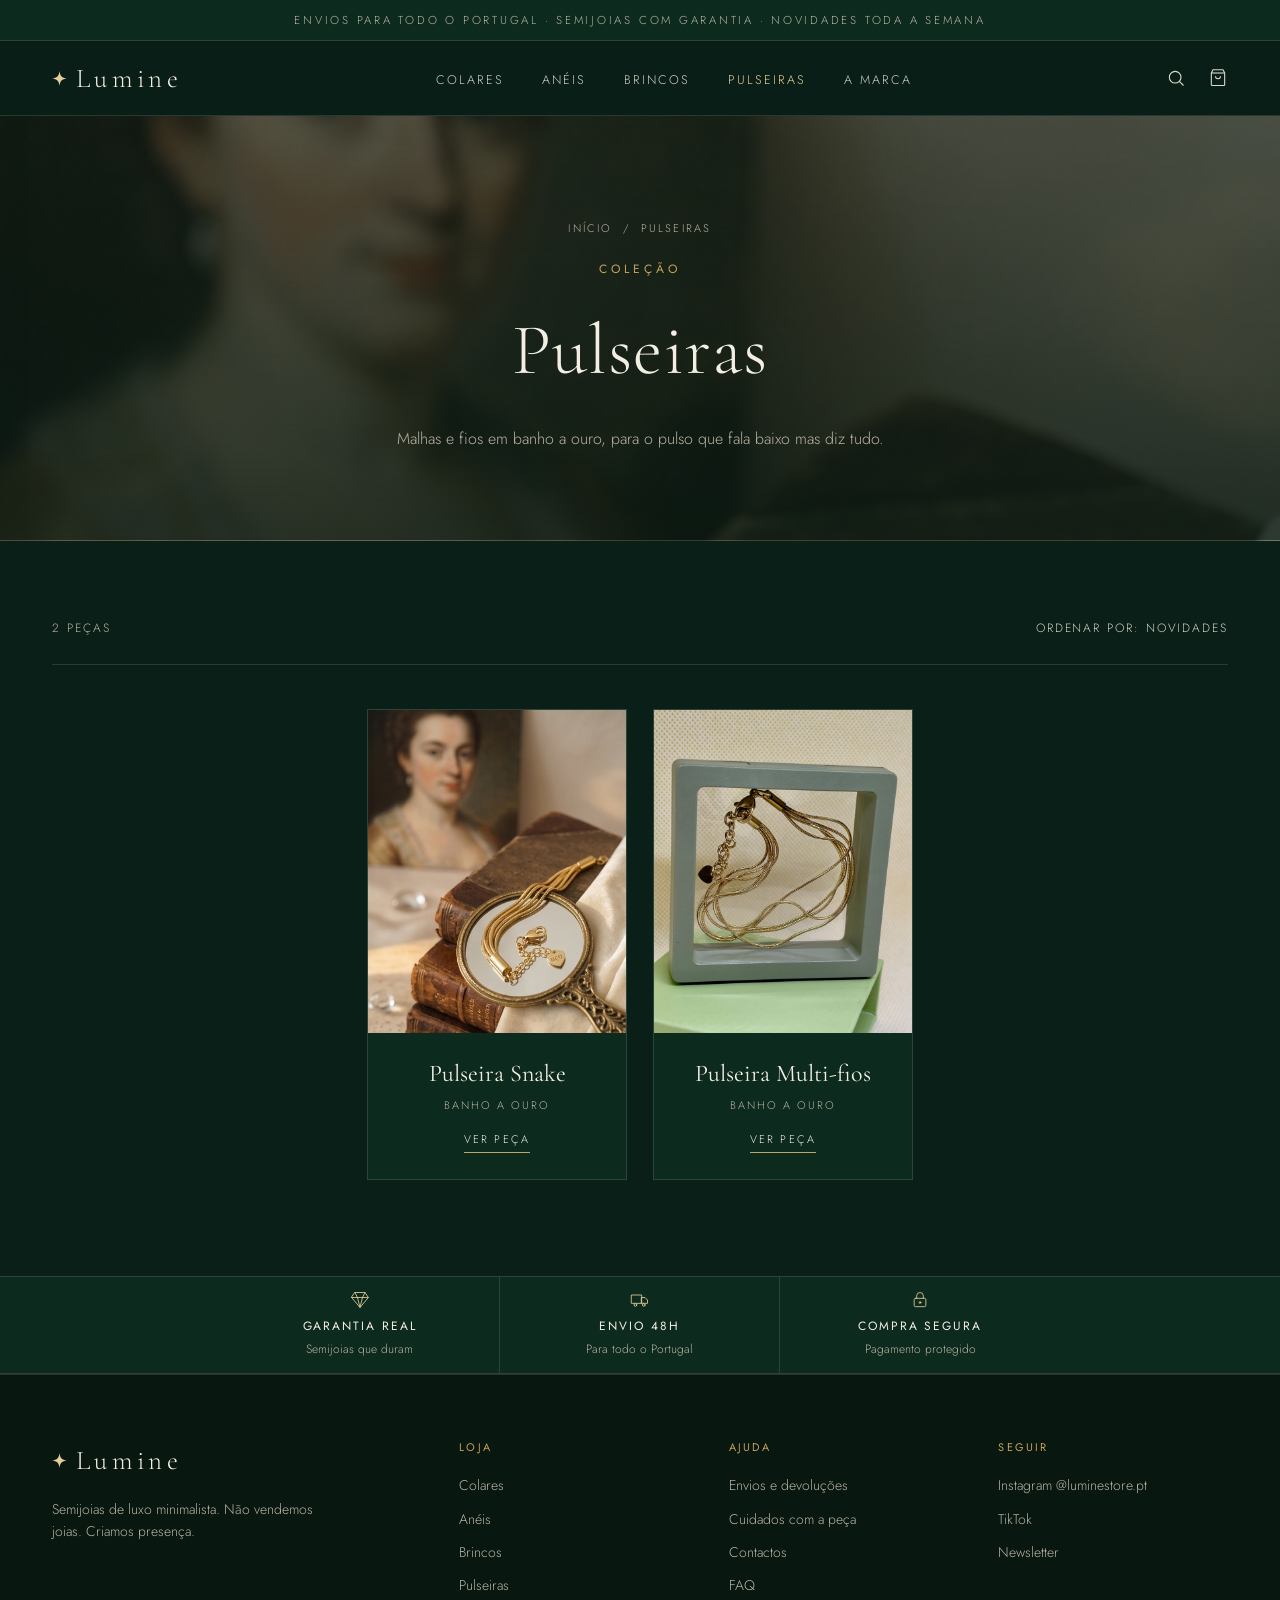
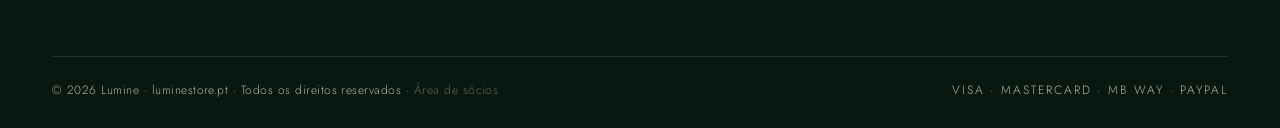
<file: pulseiras.html>
<!DOCTYPE html>
<html lang="pt-PT">
<head>
<meta charset="UTF-8" />
<meta name="viewport" content="width=device-width, initial-scale=1.0" />
<title>Pulseiras · Lumine</title>
<meta name="description" content="Pulseiras Lumine — semijoias de luxo minimalista. Banho a ouro." />
<link rel="preconnect" href="https://fonts.googleapis.com">
<link rel="preconnect" href="https://fonts.gstatic.com" crossorigin>
<link href="https://fonts.googleapis.com/css2?family=Cormorant+Garamond:wght@300;400;500;600&family=Jost:wght@300;400;500;600&display=swap" rel="stylesheet">
<link rel="stylesheet" href="styles.css">
</head>
<body>

<svg width="0" height="0" style="position:absolute"><defs>
  <symbol id="star" viewBox="0 0 100 100"><path d="M50 0 C54 34 66 46 100 50 C66 54 54 66 50 100 C46 66 34 54 0 50 C34 46 46 34 50 0 Z"/></symbol>
</defs></svg>

<div class="announce">Envios para todo o Portugal · Semijoias com garantia · Novidades toda a semana</div>

<header>
  <div class="wrap nav">
    <a href="index.html" class="brand"><svg class="star"><use href="#star"/></svg>Lumine</a>
    <ul class="nav-links">
      <li><a href="colares.html">Colares</a></li>
      <li><a href="aneis.html">Anéis</a></li>
      <li><a href="brincos.html">Brincos</a></li>
      <li><a href="pulseiras.html" class="active">Pulseiras</a></li>
      <li><a href="index.html#sobre">A Marca</a></li>
    </ul>
    <div class="nav-icons">
      <svg viewBox="0 0 24 24"><circle cx="11" cy="11" r="7"/><line x1="16" y1="16" x2="21" y2="21"/></svg>
      <a href="carrinho.html" class="cart-link" aria-label="Cesto">
        <svg viewBox="0 0 24 24"><path d="M6 2 L4 6 V20 a1 1 0 0 0 1 1 H19 a1 1 0 0 0 1 -1 V6 L18 2 Z"/><line x1="4" y1="6" x2="20" y2="6"/><path d="M9 10 a3 3 0 0 0 6 0"/></svg>
        <span class="cart-count">0</span>
      </a>
      <button class="menu-toggle" aria-label="Abrir menu" aria-expanded="false"><svg viewBox="0 0 24 24"><line x1="3" y1="6" x2="21" y2="6"/><line x1="3" y1="12" x2="21" y2="12"/><line x1="3" y1="18" x2="21" y2="18"/></svg></button>
    </div>
  </div>
</header>

<section class="cat-hero" style="--cat-img:url('img/p-pulseira-snake.png')">
  <div class="wrap">
    <div class="breadcrumb"><a href="index.html">Início</a> &nbsp;/&nbsp; Pulseiras</div>
    <span class="eyebrow">Coleção</span>
    <h1>Pulseiras</h1>
    <p>Malhas e fios em banho a ouro, para o pulso que fala baixo mas diz tudo.</p>
  </div>
</section>

<section class="section" style="padding-top:52px;">
  <div class="wrap">
    <div class="cat-bar">
      <span class="count" id="catCount"></span>
      <span class="sort">Ordenar por: Novidades</span>
    </div>
    <div class="cat-grid" id="catGrid"></div>
  </div>
</section>

<section class="values">
  <div class="wrap">
    <div class="values-grid">
      <div class="value">
        <svg viewBox="0 0 24 24"><path d="M6 3 H18 L22 9 L12 21 L2 9 Z"/><path d="M2 9 H22"/><path d="M9 9 L12 21 L15 9"/><path d="M6 3 L9 9 M18 3 L15 9"/></svg>
        <h4>Garantia real</h4><span>Semijoias que duram</span>
      </div>
      <div class="value">
        <svg viewBox="0 0 24 24"><path d="M2 6 H14 V16 H2 Z"/><path d="M14 9 H18 L21 12 V16 H14 Z"/><circle cx="6.5" cy="18" r="1.6"/><circle cx="16.5" cy="18" r="1.6"/></svg>
        <h4>Envio 48H</h4><span>Para todo o Portugal</span>
      </div>
      <div class="value">
        <svg viewBox="0 0 24 24"><rect x="5" y="10" width="14" height="10" rx="1.5"/><path d="M8 10 V7 a4 4 0 0 1 8 0 V10"/><circle cx="12" cy="15" r="1.1"/></svg>
        <h4>Compra segura</h4><span>Pagamento protegido</span>
      </div>
    </div>
  </div>
</section>

<footer>
  <div class="wrap">
    <div class="foot-grid">
      <div class="foot-brand">
        <a href="index.html" class="brand"><svg class="star"><use href="#star"/></svg>Lumine</a>
        <p>Semijoias de luxo minimalista. Não vendemos joias. Criamos presença.</p>
      </div>
      <div class="foot-col"><h5>Loja</h5>
        <a href="colares.html">Colares</a><a href="aneis.html">Anéis</a><a href="brincos.html">Brincos</a><a href="pulseiras.html">Pulseiras</a>
      </div>
      <div class="foot-col"><h5>Ajuda</h5>
        <a href="#">Envios e devoluções</a><a href="#">Cuidados com a peça</a><a href="#">Contactos</a><a href="#">FAQ</a>
      </div>
      <div class="foot-col"><h5>Seguir</h5>
        <a href="https://instagram.com/luminestore.pt" target="_blank">Instagram @luminestore.pt</a>
        <a href="#">TikTok</a><a href="#">Newsletter</a>
      </div>
    </div>
    <div class="foot-bottom">
      <span>© 2026 Lumine · luminestore.pt · Todos os direitos reservados · <a href="admin.html" style="opacity:.5">Área de sócios</a></span>
      <span class="pay">Visa · Mastercard · MB Way · PayPal</span>
    </div>
  </div>
</footer>

<script src="catalogo.js"></script>
<script src="carrinho.js"></script>
<script>
  (function(){
    var items = LumineCatalogo.byCat('Pulseiras');
    var c = document.getElementById('catCount');
    if(c) c.textContent = items.length + (items.length===1 ? ' peça' : ' peças');
    document.getElementById('catGrid').innerHTML = items.map(function(p){
      var img = (p.imgs && p.imgs[0]) || 'img/logo-lumine.png';
      return '<article class="card" data-id="'+p.id+'">'
        + '<div class="product-media" style="background-image:url(\''+img+'\');background-position:'+(p.pos||'center')+';"></div>'
        + '<div class="card-body"><h3>'+p.nome+'</h3><div class="mat">'+(p.mat||'')+'</div><span class="add">Ver peça</span></div>'
        + '</article>';
    }).join('');
  })();
</script>
<script src="product-modal.js"></script>
</body>
</html>
</file>
<file: styles.css>
:root{
  --green-900:#0A1F17;
  --hero-green:#02281E;
  --green-800:#0C2A1E;
  --green-700:#123A28;
  --gold:#C6A15B;
  --gold-light:#E4CE9A;
  --cream:#F3EEE3;
  --cream-dim:#B9B3A3;
  --silver:#C9CCD1;
  --line:rgba(230,222,205,0.14);
}
*{margin:0;padding:0;box-sizing:border-box;}
html{scroll-behavior:smooth;}
body{
  background:var(--green-900);
  color:var(--cream);
  font-family:'Jost',sans-serif;
  font-weight:300;
  line-height:1.6;
  -webkit-font-smoothing:antialiased;
  overflow-x:hidden;
}
h1,h2,h3,.serif{font-family:'Cormorant Garamond',serif;font-weight:400;}
a{color:inherit;text-decoration:none;}
img{max-width:100%;display:block;}
.wrap{max-width:1240px;margin:0 auto;padding:0 32px;}
.eyebrow{
  font-size:12px;letter-spacing:.34em;text-transform:uppercase;
  color:var(--gold);font-weight:400;
}
.btn{
  display:inline-block;font-family:'Jost',sans-serif;font-weight:400;
  font-size:13px;letter-spacing:.22em;text-transform:uppercase;
  padding:16px 34px;border:1px solid var(--gold);color:var(--gold-light);
  background:transparent;cursor:pointer;transition:.35s ease;
}
.btn:hover{background:var(--gold);color:var(--green-900);}
.btn-solid{background:var(--gold);color:var(--green-900);border-color:var(--gold);}
.btn-solid:hover{background:var(--gold-light);border-color:var(--gold-light);}

/* ---------- Announcement ---------- */
.announce{
  background:var(--green-800);border-bottom:1px solid var(--line);
  text-align:center;font-size:11.5px;letter-spacing:.24em;text-transform:uppercase;
  color:var(--cream-dim);padding:11px 16px;
}

/* ---------- Header ---------- */
header{
  position:sticky;top:0;z-index:50;
  background:rgba(10,31,23,.82);backdrop-filter:blur(12px);
  border-bottom:1px solid var(--line);
}
.nav{display:flex;align-items:center;justify-content:space-between;height:74px;}
.brand{display:flex;align-items:center;gap:9px;font-family:'Cormorant Garamond',serif;
  font-size:27px;letter-spacing:.16em;color:var(--cream);}
.brand .star{width:15px;height:15px;fill:var(--gold-light);}
.nav-links{display:flex;gap:38px;list-style:none;}
.nav-links a{font-size:12.5px;letter-spacing:.16em;text-transform:uppercase;color:var(--cream);opacity:.85;transition:.3s;}
.nav-links a:hover{opacity:1;color:var(--gold-light);}
.nav-links a.active{color:var(--gold-light);opacity:1;}
.nav-icons{display:flex;gap:22px;align-items:center;}
.nav-icons svg{width:20px;height:20px;stroke:var(--cream);fill:none;stroke-width:1.3;opacity:.9;cursor:pointer;transition:.3s;}
.nav-icons svg:hover{stroke:var(--gold-light);}
.menu-toggle{display:none;background:none;border:none;padding:4px;cursor:pointer;align-items:center;justify-content:center;}
.menu-toggle svg{width:24px;height:24px;stroke:var(--cream);fill:none;stroke-width:1.6;stroke-linecap:round;}
.menu-toggle:hover svg{stroke:var(--gold-light);}
.cart-link{position:relative;display:inline-flex;align-items:center;}
.cart-count{position:absolute;top:-8px;right:-9px;min-width:17px;height:17px;padding:0 4px;border-radius:9px;
  background:var(--gold);color:var(--green-900);font-size:10px;font-weight:500;line-height:1;
  display:none;align-items:center;justify-content:center;}

/* ---------- Hero ---------- */
.hero{
  /* desconta a faixa de aviso (~40px) + header (~75px) para o conteúdo
     ficar centrado no espaço realmente visível, não empurrado para baixo */
  position:relative;min-height:calc(100vh - 115px);display:flex;align-items:center;justify-content:center;
  background:var(--hero-green);
  text-align:center;overflow:hidden;
}
.hero .star-bg{position:absolute;inset:0;pointer-events:none;opacity:.28;}
.hero .star-bg svg{position:absolute;fill:var(--gold);}
.s1{width:14px;top:22%;left:16%;opacity:.5;}
.s2{width:9px;top:34%;left:80%;opacity:.4;}
.s3{width:20px;top:66%;left:24%;opacity:.35;}
.s4{width:11px;top:72%;left:72%;opacity:.5;}
.s5{width:7px;top:18%;left:54%;opacity:.6;}
.hero-content{position:relative;z-index:2;max-width:840px;width:100%;margin:0 auto;padding:56px 32px;}
.hero .eyebrow{margin-bottom:26px;display:block;}
.hero-star{position:relative;display:flex;align-items:center;justify-content:center;width:170px;margin:0 auto 22px;}
.hero-star::before{
  content:"";position:absolute;width:58%;height:58%;border-radius:50%;
  background:radial-gradient(circle,rgba(228,206,154,.75),rgba(198,161,91,.25) 45%,transparent 72%);
  filter:blur(16px);animation:glowPulse 2.6s ease-in-out infinite;z-index:0;
}
.hero-star img{position:relative;z-index:1;width:100%;display:block;mix-blend-mode:lighten;animation:starBreath 2.6s ease-in-out infinite;}
@keyframes glowPulse{
  0%,100%{opacity:.28;transform:scale(.82);}
  50%{opacity:.95;transform:scale(1.18);}
}
@keyframes starBreath{
  0%,100%{transform:scale(.97);}
  50%{transform:scale(1.05);}
}
@media(prefers-reduced-motion:reduce){.hero-star::before,.hero-star img{animation:none;}}
.hero h1{
  font-size:clamp(36px,6vw,72px);line-height:1.04;font-weight:300;
  letter-spacing:.005em;margin-bottom:26px;
}
.hero h1 em{font-style:italic;color:var(--gold-light);}
.hero p{font-size:17px;color:var(--cream-dim);max-width:520px;margin:0 auto;font-weight:300;letter-spacing:.03em;}

/* ---------- Values strip ---------- */
.values{border-top:1px solid var(--line);border-bottom:1px solid var(--line);background:var(--green-800);}
.values-grid{display:grid;grid-template-columns:repeat(3,1fr);max-width:840px;margin:0 auto;}
.value{padding:13px 24px;text-align:center;border-right:1px solid var(--line);display:flex;flex-direction:column;align-items:center;}
.value:last-child{border-right:none;}
.value svg{width:20px;height:20px;stroke:var(--gold-light);fill:none;stroke-width:1;stroke-linecap:round;stroke-linejoin:round;margin:0 auto 7px;}
.value h4{font-family:'Jost';font-size:12px;letter-spacing:.16em;text-transform:uppercase;font-weight:400;margin-bottom:4px;}
.value span{font-size:12px;color:var(--cream-dim);}

/* ---------- Section head ---------- */
.section{padding:96px 0;}
.sec-head{text-align:center;margin-bottom:56px;}
.sec-head .eyebrow{display:block;margin-bottom:16px;}
.sec-head h2{font-size:clamp(34px,5vw,52px);font-weight:300;letter-spacing:.02em;}
.rule{width:60px;height:1px;background:var(--gold);margin:20px auto 0;}

/* ---------- Coleção (carrossel automático) ---------- */
.carousel{width:100%;overflow:hidden;
  -webkit-mask-image:linear-gradient(90deg,transparent,#000 7%,#000 93%,transparent);
  mask-image:linear-gradient(90deg,transparent,#000 7%,#000 93%,transparent);}
.carousel-track{display:flex;width:max-content;padding:32px 0;animation:scrollX 46s linear infinite;}
.carousel:hover .carousel-track{animation-play-state:paused;}
@keyframes scrollX{from{transform:translateX(0);}to{transform:translateX(-50%);}}
@media(prefers-reduced-motion:reduce){.carousel-track{animation:none;}}
.card{flex:0 0 300px;margin-right:28px;background:var(--green-800);border:1px solid var(--line);transition:.4s ease;cursor:pointer;}
.card:hover{transform:translateY(-6px);border-color:rgba(198,161,91,.45);box-shadow:0 24px 60px rgba(0,0,0,.5);}
.product-media{
  position:relative;aspect-ratio:4/5;overflow:hidden;
  background-color:#0A1F17;background-size:cover;background-repeat:no-repeat;background-position:center;
  transition:transform .7s ease;
}
.card:hover .product-media{transform:scale(1.05);}
.product-media .medal{width:46px;height:46px;fill:var(--gold);opacity:.55;filter:drop-shadow(0 4px 18px rgba(198,161,91,.4));}
.product-media .tag{position:absolute;top:16px;left:16px;font-size:10px;letter-spacing:.2em;text-transform:uppercase;color:var(--green-900);background:var(--gold-light);padding:5px 11px;}
.card-body{padding:22px 22px 26px;text-align:center;}
.card-body h3{font-size:24px;font-weight:400;margin-bottom:4px;}
.card-body .mat{font-size:11px;letter-spacing:.18em;text-transform:uppercase;color:var(--cream-dim);}
.card-body .price{font-family:'Cormorant Garamond';font-size:22px;color:var(--gold-light);margin-top:12px;}
.card-body .add{margin-top:16px;font-size:11px;letter-spacing:.2em;text-transform:uppercase;color:var(--cream);border-bottom:1px solid var(--gold);padding-bottom:4px;display:inline-block;transition:.3s;}
.card:hover .add{color:var(--gold-light);}
.center-cta{text-align:center;margin-top:56px;}

/* ---------- Editorial banner ---------- */
#colecao{
  background:
    linear-gradient(rgba(3,22,16,.72),rgba(3,22,16,.86)),
    url('img/p-brincos-perola.png') center 30%/cover no-repeat fixed;
  border-top:1px solid var(--line);
}
.editorial{
  position:relative;padding:70px 0;text-align:center;
  background:
    linear-gradient(rgba(3,22,16,.72),rgba(3,22,16,.86)),
    url('img/p-brincos-perola.png') center 30%/cover no-repeat fixed;
  border-bottom:1px solid var(--line);
}
.editorial .eyebrow{margin-bottom:22px;display:block;}
.editorial h2{font-size:clamp(38px,6vw,68px);font-weight:300;font-style:italic;color:var(--cream);max-width:900px;margin:0 auto;line-height:1.12;}
.editorial h2 span{color:var(--gold-light);}
.editorial p{margin-top:26px;color:var(--cream-dim);letter-spacing:.02em;}

/* ---------- A marca (parallax) ---------- */
#sobre{
  position:relative;text-align:center;padding:150px 0;
  background:
    linear-gradient(rgba(3,22,16,.74),rgba(3,22,16,.9)),
    url('img/p-pulseira-snake.png') center 40%/cover no-repeat fixed;
  border-top:1px solid var(--line);border-bottom:1px solid var(--line);
}
#sobre .eyebrow{display:block;margin-bottom:18px;}
#sobre h2{font-size:clamp(32px,4.6vw,52px);font-weight:300;line-height:1.12;margin:0 auto 22px;max-width:760px;}
#sobre p{color:var(--cream-dim);margin:0 auto 16px;max-width:560px;font-weight:300;}
#sobre .btn{margin-top:18px;}

/* ---------- Newsletter ---------- */
.news{text-align:center;padding:110px 0;border-top:1px solid var(--line);
  background:
    linear-gradient(rgba(3,22,16,.82),rgba(3,22,16,.93)),
    url('img/p-colar-esfera.jpg') center 25%/cover no-repeat fixed;}
.news .eyebrow{display:block;margin-bottom:16px;}
.news h2{font-size:clamp(30px,4vw,46px);font-weight:300;margin-bottom:14px;}
.news p{color:var(--cream-dim);max-width:460px;margin:0 auto 32px;}
.news form{display:flex;max-width:440px;margin:0 auto;gap:10px;flex-wrap:wrap;justify-content:center;}
.news input{flex:1;min-width:220px;background:transparent;border:1px solid var(--line);color:var(--cream);padding:15px 18px;font-family:'Jost';font-size:14px;letter-spacing:.04em;}
.news input::placeholder{color:var(--cream-dim);}
.news input:focus{outline:none;border-color:var(--gold);}

/* ---------- Página de categoria ---------- */
.cat-hero{
  position:relative;text-align:center;padding:104px 0 88px;
  background:
    linear-gradient(rgba(3,22,16,.60),rgba(3,22,16,.82)),
    var(--cat-img,none) center 22%/cover no-repeat;
  border-bottom:1px solid var(--line);
}
.breadcrumb{font-size:11px;letter-spacing:.2em;text-transform:uppercase;color:var(--cream-dim);margin-bottom:22px;}
.breadcrumb a{transition:.3s;}
.breadcrumb a:hover{color:var(--gold-light);}
.cat-hero .eyebrow{display:block;margin-bottom:14px;}
.cat-hero h1{font-size:clamp(40px,6vw,72px);font-weight:300;letter-spacing:.02em;}
.cat-hero p{color:var(--cream-dim);max-width:520px;margin:18px auto 0;}
.cat-bar{display:flex;justify-content:space-between;align-items:center;flex-wrap:wrap;gap:14px;
  padding:26px 0;border-bottom:1px solid var(--line);margin-bottom:44px;}
.cat-bar .count{font-size:12px;letter-spacing:.16em;text-transform:uppercase;color:var(--cream-dim);}
.cat-bar .sort{font-size:12px;letter-spacing:.16em;text-transform:uppercase;color:var(--cream);opacity:.85;}
.cat-grid{display:grid;grid-template-columns:repeat(auto-fit,minmax(210px,260px));gap:26px;justify-content:center;}
.cat-grid .card{flex:0 0 auto;margin-right:0;width:100%;}
@media(max-width:560px){.cat-grid{grid-template-columns:repeat(auto-fit,minmax(150px,1fr));gap:16px;}}

/* ---------- Modal produto (quick view) ---------- */
.modal-overlay{position:fixed;inset:0;z-index:100;display:flex;align-items:center;justify-content:center;padding:24px;
  background:rgba(2,15,10,.74);backdrop-filter:blur(6px);opacity:0;visibility:hidden;transition:.3s ease;}
.modal-overlay.open{opacity:1;visibility:visible;}
.modal{position:relative;width:100%;max-width:900px;max-height:90vh;overflow:auto;background:var(--green-800);
  border:1px solid var(--line);display:grid;grid-template-columns:1fr 1fr;
  transform:translateY(14px) scale(.99);transition:.35s ease;}
.modal-overlay.open .modal{transform:none;}
.modal-close{position:absolute;top:14px;right:16px;z-index:3;width:34px;height:34px;border:1px solid var(--line);
  background:rgba(3,22,16,.5);color:var(--cream);font-size:20px;line-height:1;cursor:pointer;display:flex;align-items:center;justify-content:center;transition:.3s;}
.modal-close:hover{border-color:var(--gold);color:var(--gold-light);}
.modal-gallery{background:#0A1F17;display:flex;flex-direction:column;}
.modal-main{aspect-ratio:4/5;background:#0A1F17 center/cover no-repeat;transition:background-image .2s ease;}
.modal-thumbs{display:flex;gap:8px;padding:10px;flex-wrap:wrap;}
.modal-thumbs button{flex:0 0 54px;height:64px;border:1px solid var(--line);background:#0A1F17 center/cover no-repeat;cursor:pointer;opacity:.65;transition:.3s;padding:0;}
.modal-thumbs button.active,.modal-thumbs button:hover{opacity:1;border-color:var(--gold);}
.modal-info{padding:42px 40px;display:flex;flex-direction:column;}
.modal-info .eyebrow{margin-bottom:12px;}
.modal-info h3{font-family:'Cormorant Garamond';font-size:34px;font-weight:400;line-height:1.1;margin-bottom:6px;}
.modal-info .mat{font-size:11px;letter-spacing:.18em;text-transform:uppercase;color:var(--cream-dim);margin-bottom:16px;}
.modal-info .price{font-family:'Cormorant Garamond';font-size:30px;color:var(--gold-light);margin-bottom:20px;}
.modal-info .desc{color:var(--cream-dim);font-size:14.5px;line-height:1.65;margin-bottom:22px;}
.modal-meta{margin-top:auto;font-size:12px;color:var(--cream-dim);letter-spacing:.03em;display:flex;flex-direction:column;gap:7px;padding-top:14px;}
.modal-meta span{display:flex;align-items:center;gap:9px;}
.modal-meta .st{width:11px;height:11px;fill:var(--gold);flex:none;}
.modal-info .actions{display:flex;flex-direction:column;gap:12px;margin-top:20px;}
.modal-info .actions .btn{width:100%;text-align:center;}
@media(max-width:720px){.modal{grid-template-columns:1fr;} .modal-info{padding:28px 24px;}}
/* toast */
.toast{position:fixed;bottom:26px;left:50%;transform:translateX(-50%) translateY(20px);z-index:120;
  background:var(--gold);color:var(--green-900);padding:14px 26px;font-size:12px;letter-spacing:.18em;text-transform:uppercase;
  opacity:0;transition:.35s ease;pointer-events:none;}
.toast.show{opacity:1;transform:translateX(-50%) translateY(0);}

/* ---- Modal em fundo claro (preview) ---- */
.modal{background:#FAF8F2;}
.modal-close{border-color:rgba(0,0,0,.14);background:rgba(255,255,255,.7);color:#1c2b22;}
.modal-close:hover{border-color:var(--gold);color:#9a7a2e;}
.modal-gallery{background:#ECE7DB;}
.modal-main{background-color:#ECE7DB;}
.modal-thumbs button{border-color:rgba(0,0,0,.12);background-color:#ECE7DB;opacity:.72;}
.modal-thumbs button.active,.modal-thumbs button:hover{border-color:var(--gold);opacity:1;}
.modal-info .eyebrow{color:#B0872F;}
.modal-info h3{color:#16261D;}
.modal-info .mat{color:#7C7C71;}
.modal-info .price{color:#B0872F;}
.modal-info .desc{color:#5C5C53;}
.modal-meta{color:#6E6E63;}
.modal-meta .st{fill:var(--gold);}
.modal .btn:not(.btn-solid){border-color:#C6A15B;color:#8A6C26;}
.modal .btn:not(.btn-solid):hover{background:var(--gold);color:#fff;}

/* ---------- Footer ---------- */
footer{background:#08170F;border-top:1px solid var(--line);padding:64px 0 28px;}
.foot-grid{display:grid;grid-template-columns:1.6fr 1fr 1fr 1fr;gap:40px;margin-bottom:48px;}
.foot-brand .brand{margin-bottom:16px;}
.foot-brand p{color:var(--cream-dim);font-size:14px;max-width:280px;}
.foot-col h5{font-size:11px;letter-spacing:.2em;text-transform:uppercase;color:var(--gold);margin-bottom:18px;font-weight:400;}
.foot-col a{display:block;color:var(--cream-dim);font-size:14px;margin-bottom:11px;transition:.3s;}
.foot-col a:hover{color:var(--gold-light);}
.foot-bottom{border-top:1px solid var(--line);padding-top:24px;display:flex;justify-content:space-between;flex-wrap:wrap;gap:12px;font-size:12px;color:var(--cream-dim);letter-spacing:.04em;}
.foot-bottom .pay{letter-spacing:.16em;text-transform:uppercase;}

/* ---------- Carrinho / Checkout ---------- */
.checkout{padding:52px 0 90px;}
.checkout .page-head{text-align:center;margin-bottom:40px;}
.checkout .page-head .eyebrow{display:block;margin-bottom:12px;}
.checkout .page-head h1{font-size:clamp(34px,5vw,54px);font-weight:300;letter-spacing:.02em;}
.co-grid{display:grid;grid-template-columns:1.6fr 1fr;gap:44px;align-items:start;}

.cart-item{display:grid;grid-template-columns:88px 1fr auto;gap:18px;padding:20px 0;border-bottom:1px solid var(--line);align-items:center;}
.cart-item .ci-img{width:88px;height:104px;border-radius:4px;background:#0A1F17 center/cover no-repeat;border:1px solid var(--line);}
.cart-item .ci-name{font-family:'Cormorant Garamond';font-size:22px;line-height:1.1;}
.cart-item .ci-mat{font-size:11px;letter-spacing:.16em;text-transform:uppercase;color:var(--cream-dim);margin:5px 0 13px;}
.qty{display:inline-flex;align-items:center;border:1px solid var(--line);border-radius:3px;}
.qty button{width:32px;height:32px;color:var(--cream-dim);font-size:16px;background:none;border:none;cursor:pointer;transition:.2s;font-family:inherit;}
.qty button:hover{color:var(--gold-light);}
.qty span{min-width:34px;text-align:center;font-size:14px;}
.ci-right{text-align:right;display:flex;flex-direction:column;align-items:flex-end;gap:12px;}
.ci-price{font-family:'Cormorant Garamond';font-size:23px;color:var(--gold-light);}
.ci-remove{font-size:11px;letter-spacing:.1em;text-transform:uppercase;color:var(--cream-dim);cursor:pointer;transition:.2s;background:none;border:none;}
.ci-remove:hover{color:#E27B7B;}

.summary{border:1px solid var(--line);background:rgba(255,255,255,.02);padding:28px 26px;position:sticky;top:98px;}
.summary h3{font-size:24px;font-weight:400;margin-bottom:20px;}
.sum-row{display:flex;justify-content:space-between;align-items:baseline;font-size:14px;color:var(--cream-dim);margin-bottom:13px;}
.sum-row .v{color:var(--cream);}
.sum-row.total{border-top:1px solid var(--line);padding-top:17px;margin-top:5px;color:var(--cream);}
.sum-row.total b{font-family:'Cormorant Garamond';font-size:27px;color:var(--gold-light);font-weight:400;}
.free-hint{font-size:12px;color:var(--cream-dim);margin-top:2px;}

.co-form{margin-top:40px;}
.co-form h3{font-size:26px;font-weight:400;margin-bottom:20px;}
.co-fields{display:grid;grid-template-columns:1fr 1fr;gap:16px;}
.co-fields .full{grid-column:1/-1;}
.co-field label{display:block;font-size:11px;letter-spacing:.14em;text-transform:uppercase;color:var(--cream-dim);margin-bottom:7px;}
.co-field input{width:100%;padding:13px 15px;background:rgba(0,0,0,.2);border:1px solid var(--line);color:var(--cream);border-radius:3px;font-family:'Jost';font-size:14px;letter-spacing:.02em;}
.co-field input:focus{outline:none;border-color:var(--gold);}

.pay-box{border:1px solid var(--line);padding:20px 22px;margin-top:28px;display:flex;gap:16px;align-items:center;background:rgba(255,255,255,.02);}
.mb-logo{flex:none;width:52px;height:52px;border:1px solid var(--gold);border-radius:6px;display:flex;flex-direction:column;align-items:center;justify-content:center;color:var(--gold-light);}
.mb-logo b{font-size:19px;font-family:'Cormorant Garamond';line-height:1;}
.mb-logo span{font-size:7px;letter-spacing:.14em;text-transform:uppercase;margin-top:2px;}
.pay-box .pb-title{font-size:14.5px;letter-spacing:.03em;color:var(--cream);margin-bottom:4px;}
.pay-box .pb-sub{font-size:12.5px;color:var(--cream-dim);line-height:1.6;}
.co-submit{width:100%;text-align:center;margin-top:26px;padding:17px;}
.co-err{color:#E27B7B;font-size:13px;margin-top:12px;min-height:16px;text-align:center;letter-spacing:.02em;}

/* confirmação de encomenda */
.confirm{border:1px solid var(--gold);background:rgba(198,161,91,.06);padding:44px 34px;text-align:center;max-width:560px;margin:0 auto;}
.confirm .check{width:58px;height:58px;border-radius:50%;border:1px solid var(--gold);display:flex;align-items:center;justify-content:center;margin:0 auto 20px;}
.confirm .check svg{width:26px;height:26px;stroke:var(--gold-light);fill:none;stroke-width:1.6;}
.confirm h2{font-size:33px;font-weight:400;margin-bottom:8px;}
.confirm .c-sub{color:var(--cream-dim);margin-bottom:28px;font-size:14.5px;}
.mb-ref{display:flex;border:1px solid var(--line);max-width:440px;margin:0 auto;}
.mb-ref .cell{flex:1;padding:16px 14px;border-right:1px solid var(--line);}
.mb-ref .cell:last-child{border-right:none;}
.mb-ref .k{font-size:10px;letter-spacing:.14em;text-transform:uppercase;color:var(--cream-dim);margin-bottom:7px;}
.mb-ref .val{font-family:'Cormorant Garamond';font-size:21px;color:var(--gold-light);letter-spacing:.03em;}
.confirm .note{font-size:13px;color:var(--cream-dim);margin-top:24px;line-height:1.7;}
.confirm .actions{margin-top:28px;}

.empty-cart{text-align:center;padding:80px 20px;}
.empty-cart .serif{font-family:'Cormorant Garamond';font-size:32px;display:block;margin-bottom:10px;}
.empty-cart p{color:var(--cream-dim);margin-bottom:28px;}

@media(max-width:860px){
  .co-grid{grid-template-columns:1fr;gap:32px;}
  .summary{position:static;}
}
@media(max-width:560px){
  .cart-item{grid-template-columns:66px 1fr;grid-template-areas:'img info' 'img right';gap:6px 14px;}
  .cart-item .ci-img{width:66px;height:80px;grid-area:img;}
  .cart-item .ci-info{grid-area:info;}
  .ci-right{grid-area:right;flex-direction:row;justify-content:space-between;width:100%;align-items:center;}
  .co-fields{grid-template-columns:1fr;}
  .mb-ref .val{font-size:17px;}
  .mb-ref .cell{padding:13px 8px;}
}

/* ---------- Responsive ---------- */
@media(max-width:900px){
  .story{grid-template-columns:1fr;gap:36px;}
  .foot-grid{grid-template-columns:1fr 1fr;gap:32px;}
  .menu-toggle{display:flex;}

  /* menu mobile: os links viram um painel que abre a partir do header */
  .nav-links{
    position:absolute;top:100%;left:0;right:0;
    flex-direction:column;gap:0;
    background:var(--green-800);border-bottom:1px solid var(--line);
    max-height:0;overflow:hidden;transition:max-height .32s ease;
    box-shadow:0 24px 40px rgba(0,0,0,.35);
  }
  .nav-links.open{max-height:60vh;}
  .nav-links li{width:100%;}
  .nav-links a{display:block;padding:17px 32px;border-top:1px solid var(--line);font-size:14px;opacity:1;}
  .nav-links li:first-child a{border-top:none;}

  /* fundos fixos travam/tremem no iOS — passar a scroll no mobile */
  #colecao,.editorial,#sobre,.news{background-attachment:scroll;}

  /* espaçamentos mais compactos */
  .section{padding:64px 0;}
  .editorial{padding:56px 0;}
  #sobre{padding:96px 0;}
  .news{padding:72px 0;}
  .cat-hero{padding:72px 0 60px;}
  .sec-head{margin-bottom:40px;}
}
@media(max-width:560px){
  .card{flex-basis:74vw;}
  .values-grid{grid-template-columns:1fr;}
  .value{border-right:none;border-bottom:1px solid var(--line);flex-direction:row;justify-content:center;gap:10px;padding:14px 20px;}
  .value:last-child{border-bottom:none;}
  .value svg{margin:0;}
  .foot-grid{grid-template-columns:1fr;gap:28px;}
  .wrap{padding:0 22px;}
  .nav{height:64px;}
  .brand{font-size:23px;}
  .nav-links{top:64px;}
  .nav-icons{gap:16px;}
  .hero{min-height:calc(100svh - 96px);}
  .hero-content{padding:40px 22px;}
  .hero p{font-size:15.5px;}
  .foot-bottom{flex-direction:column;align-items:flex-start;gap:8px;}
  .modal-info .price{font-size:26px;}
  .modal-info h3{font-size:28px;}
}
</file>
